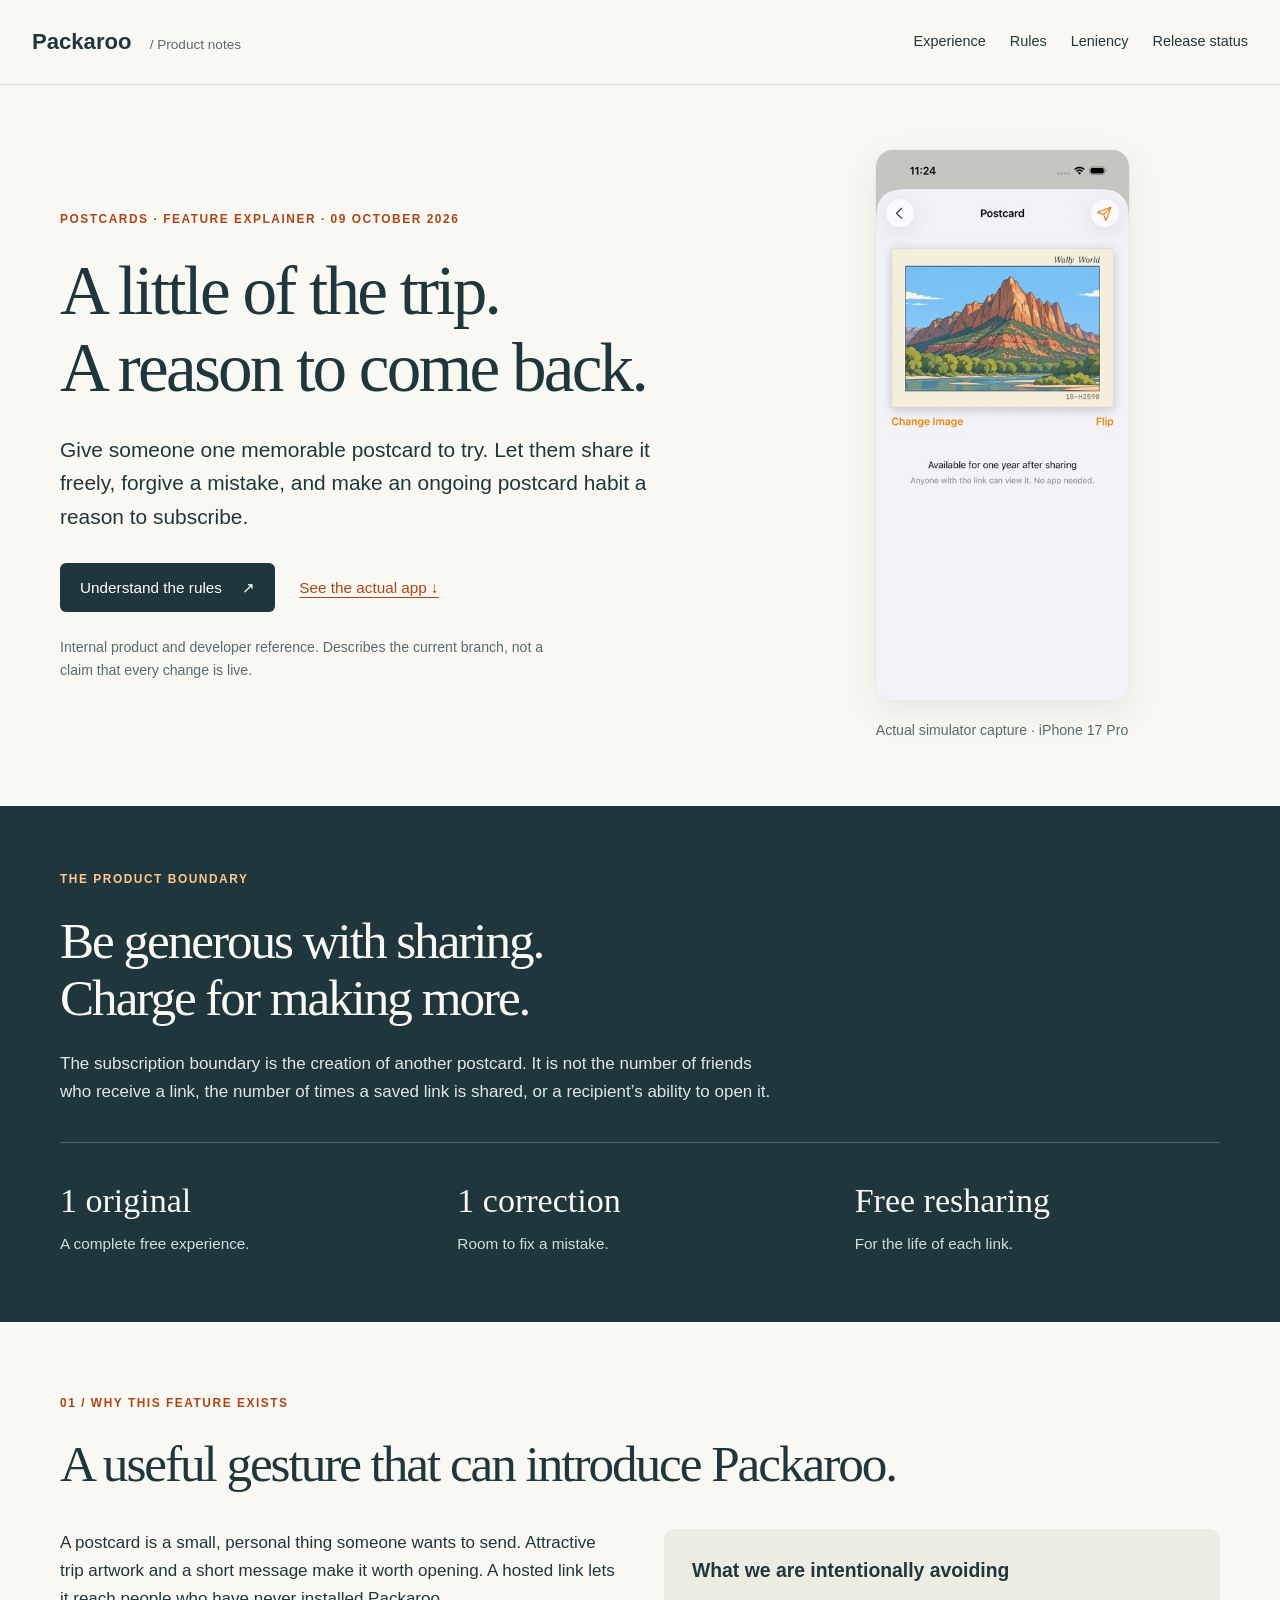
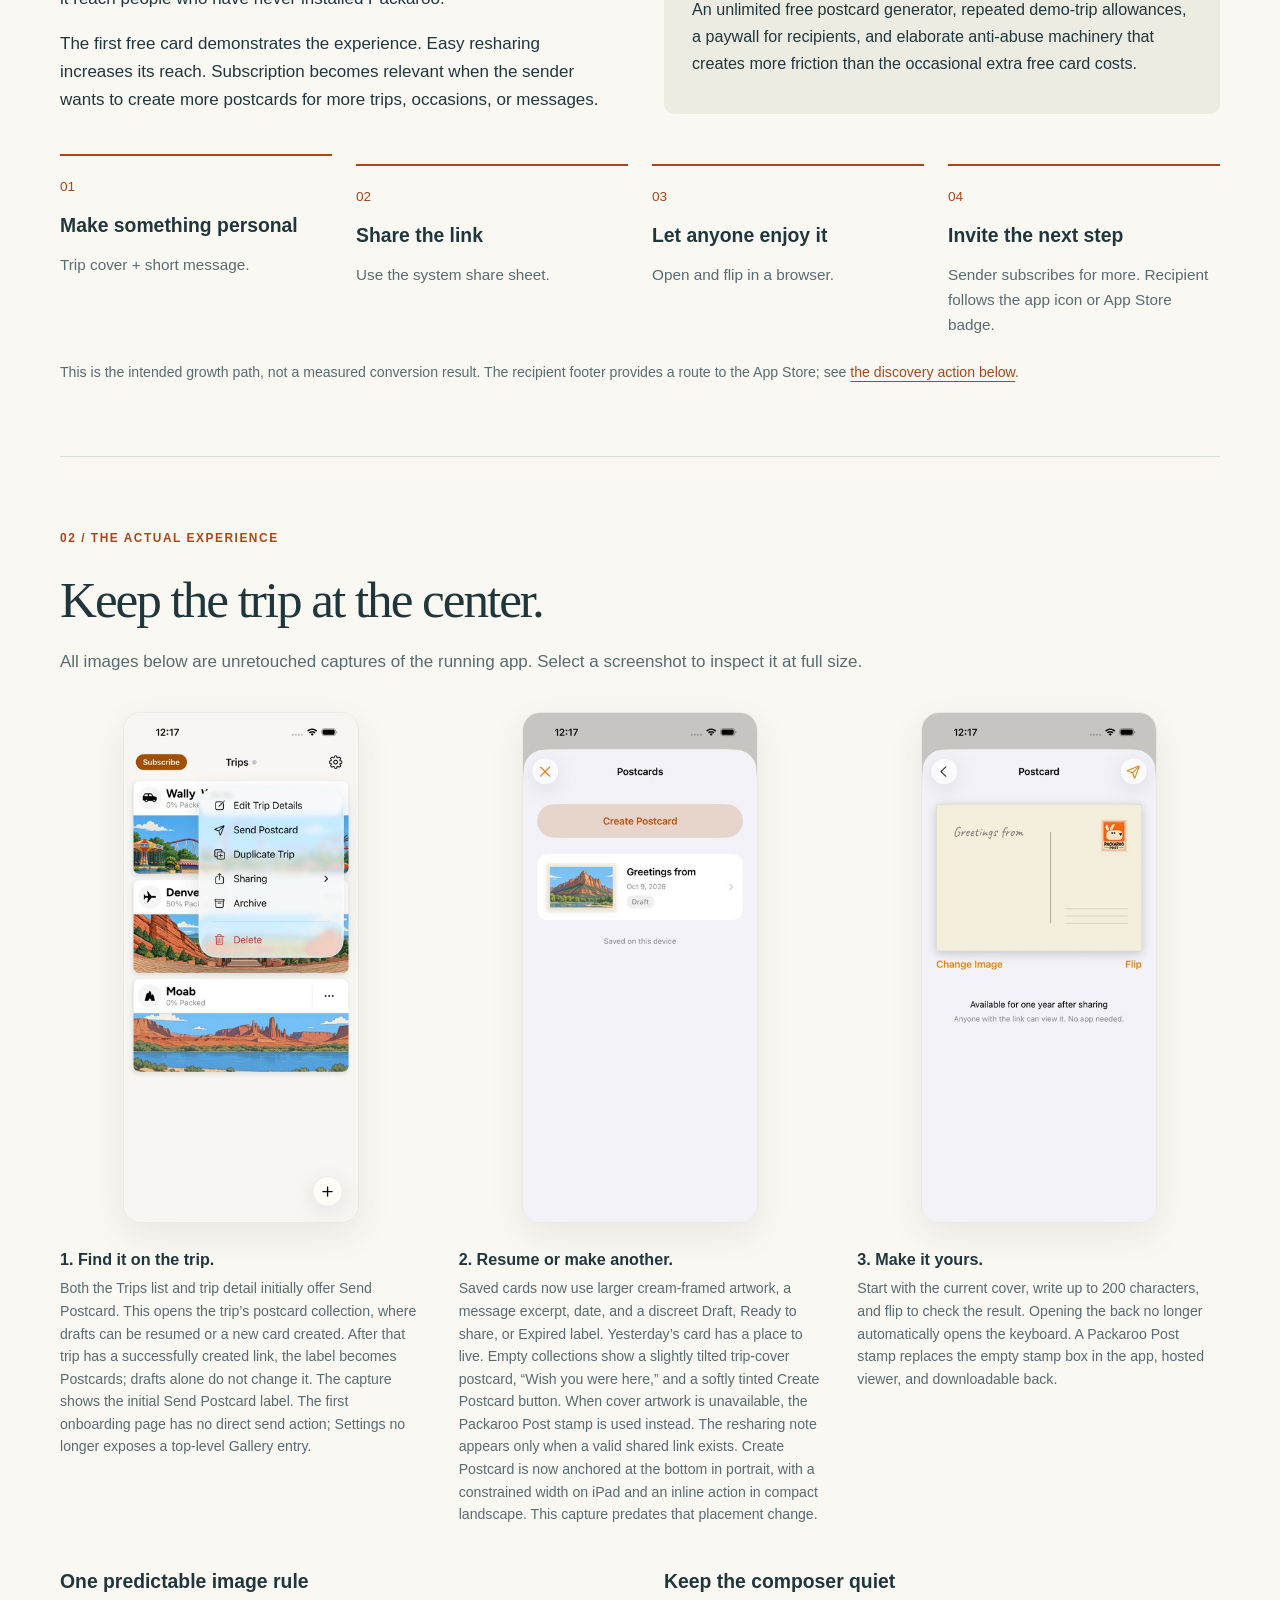
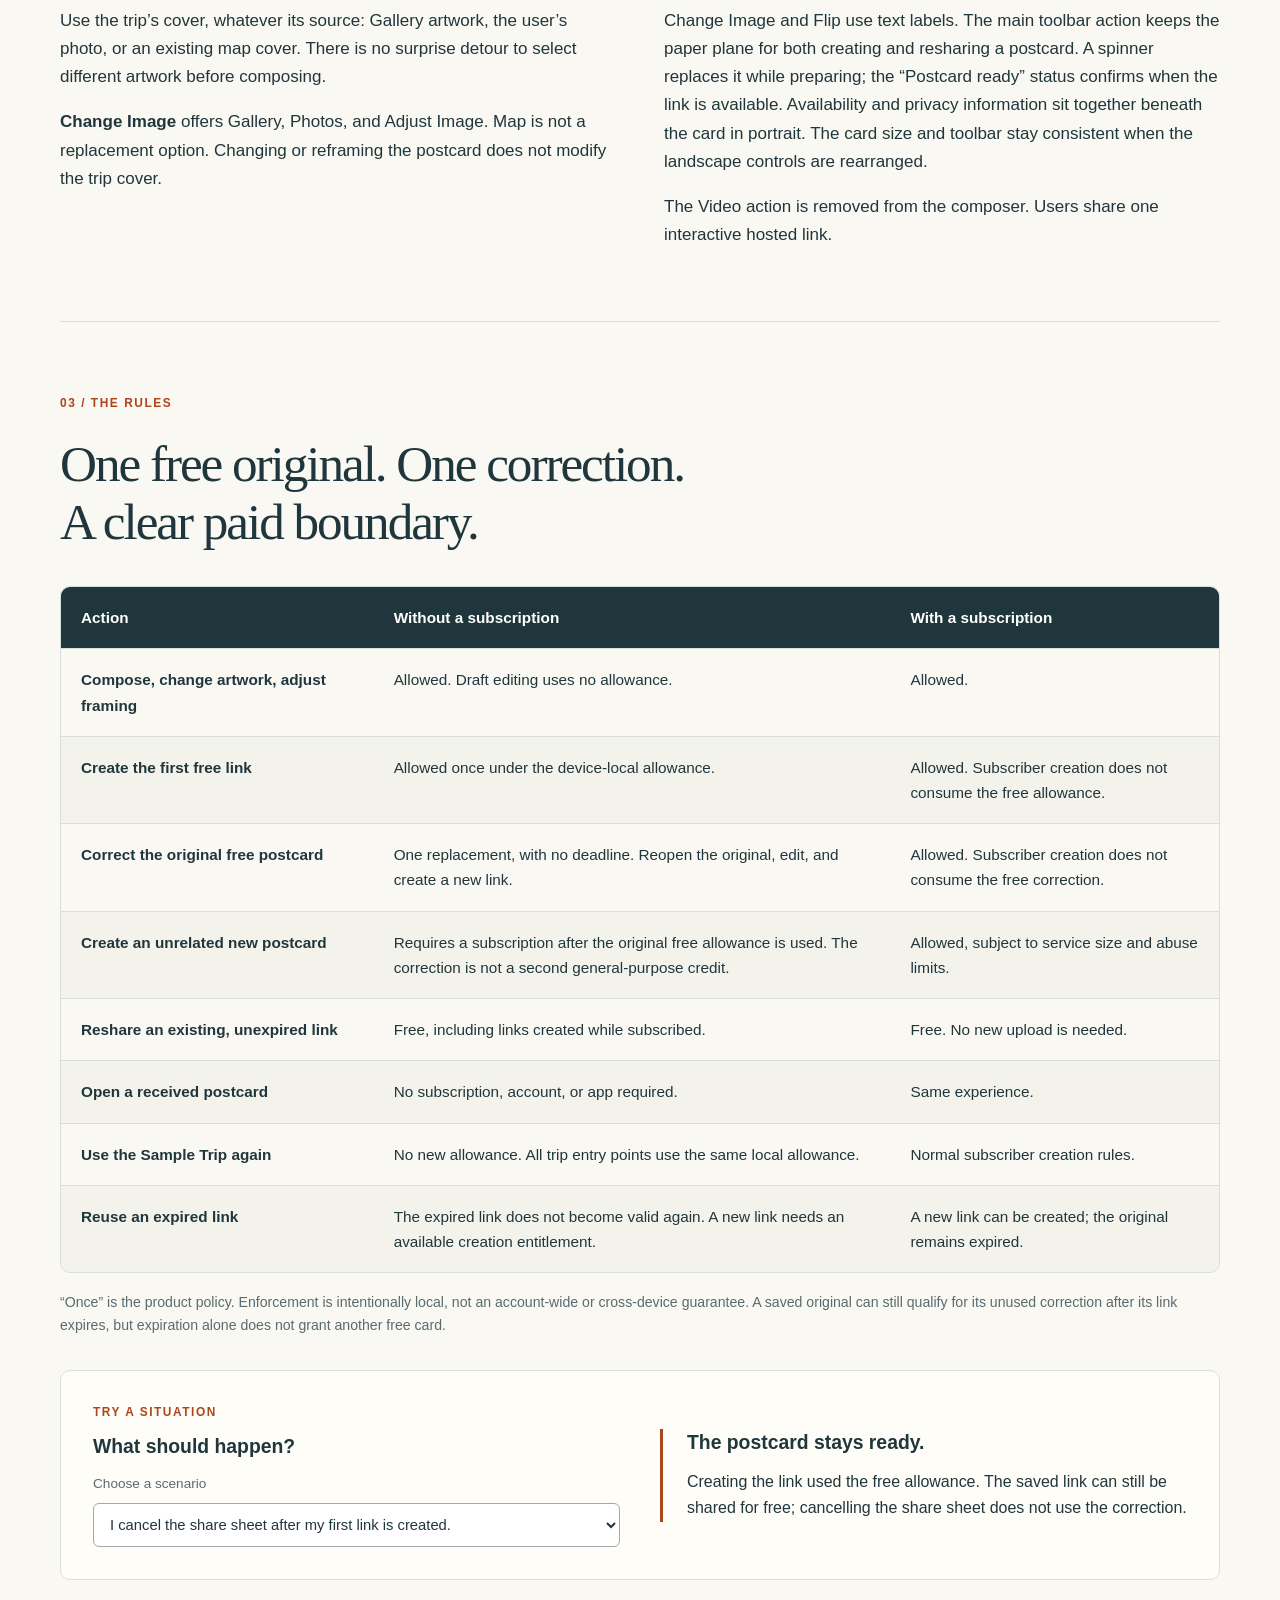
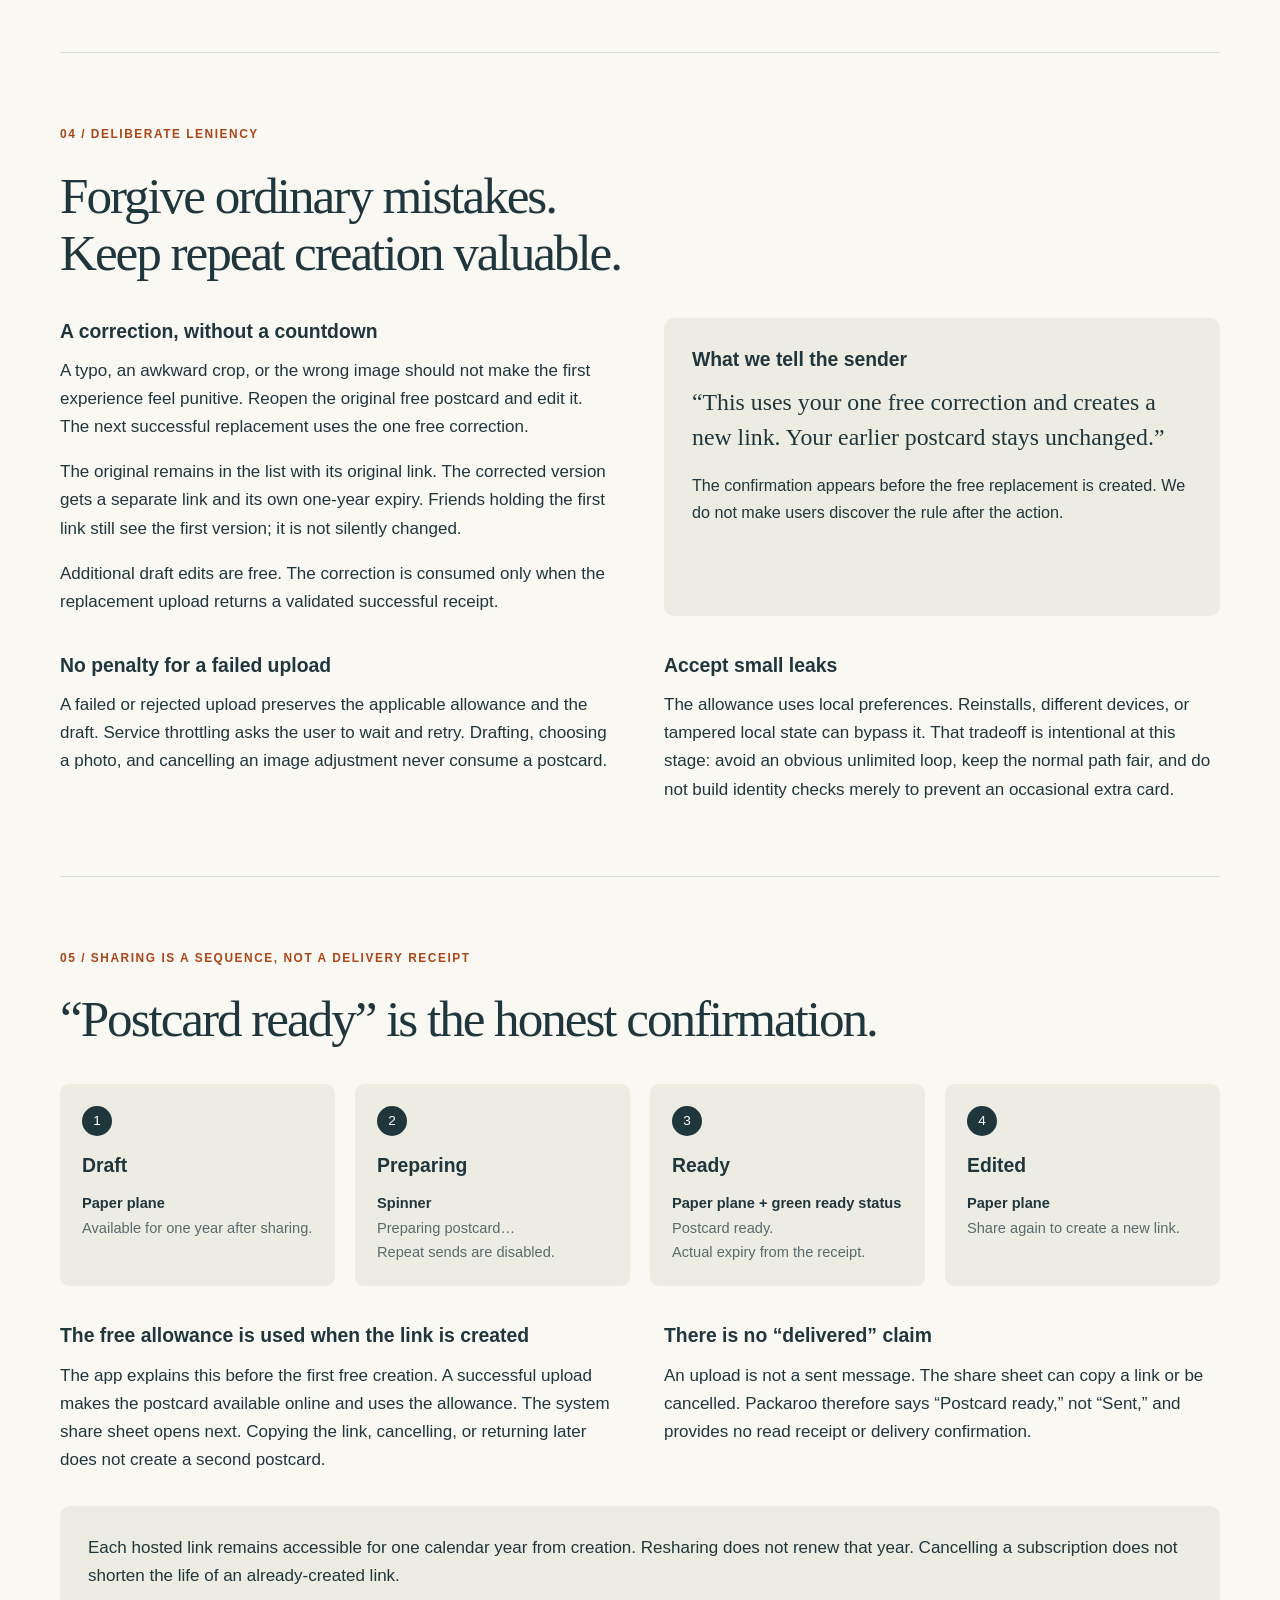
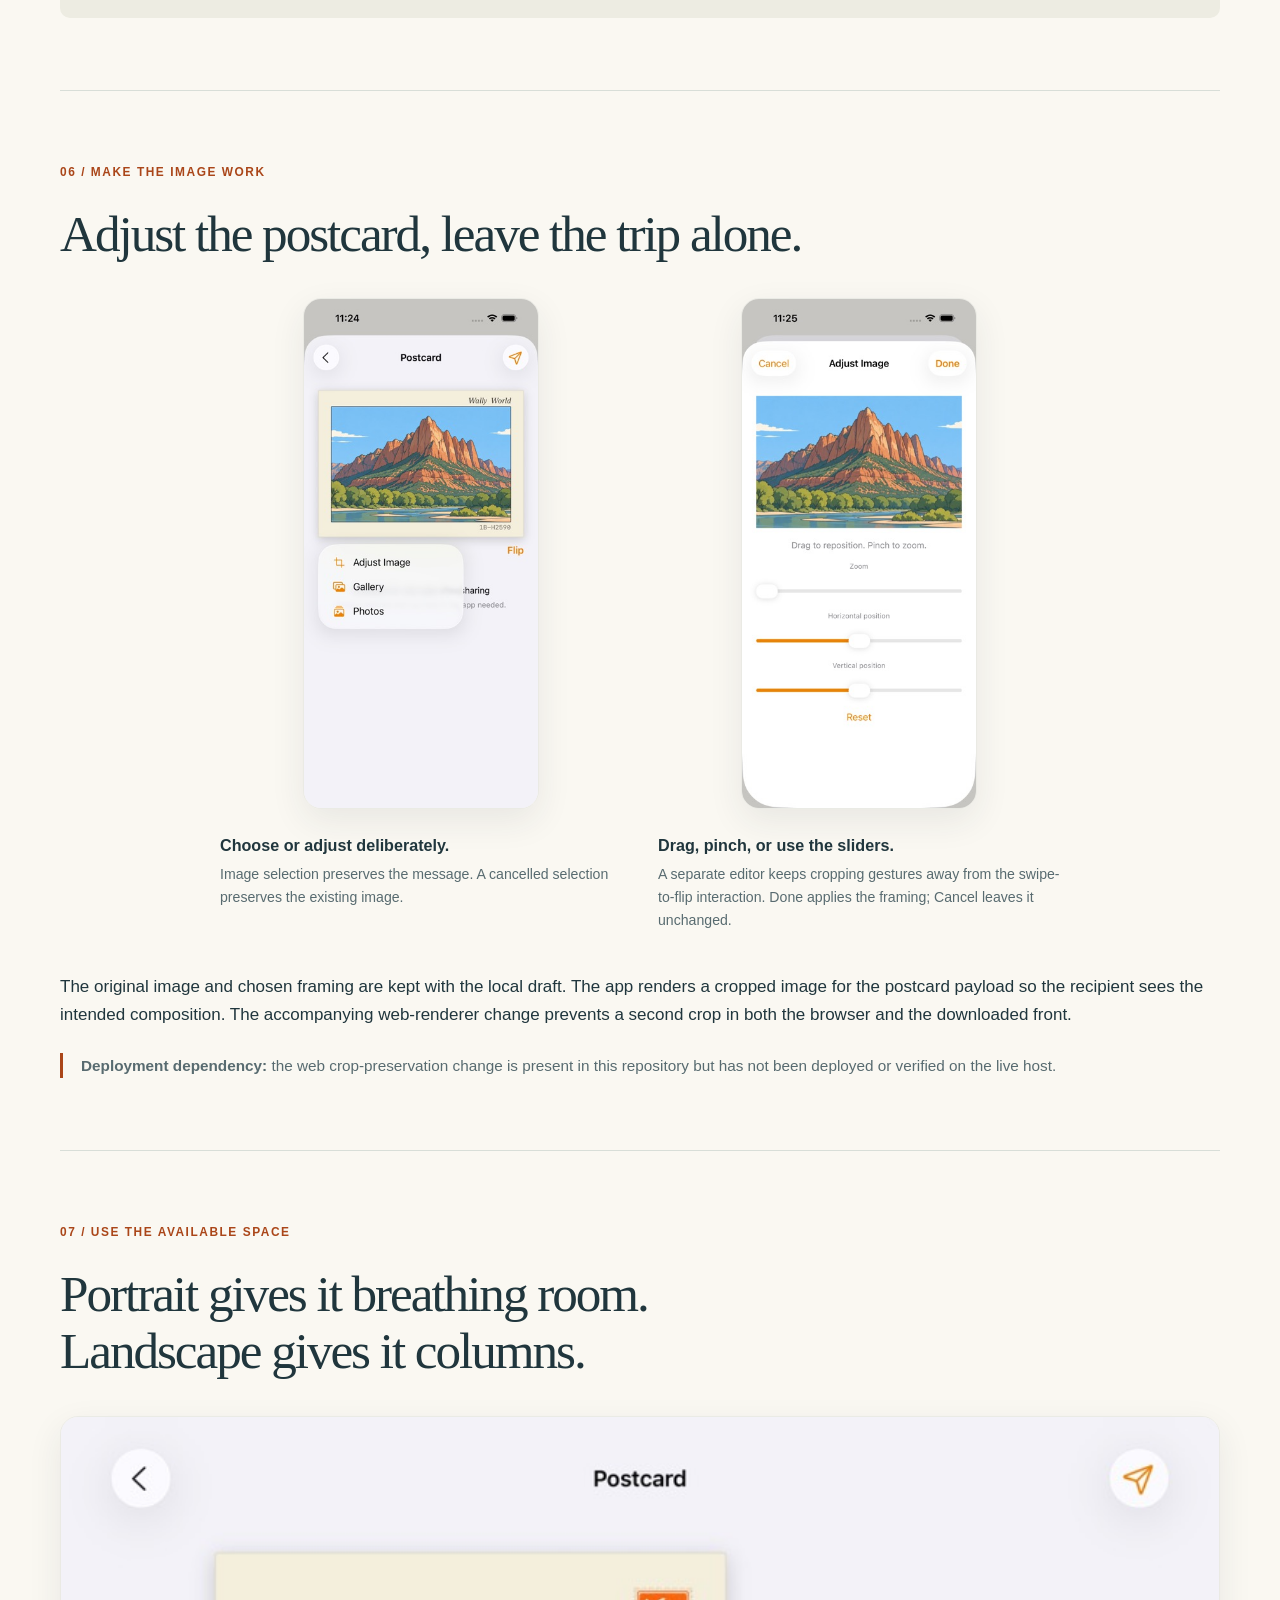
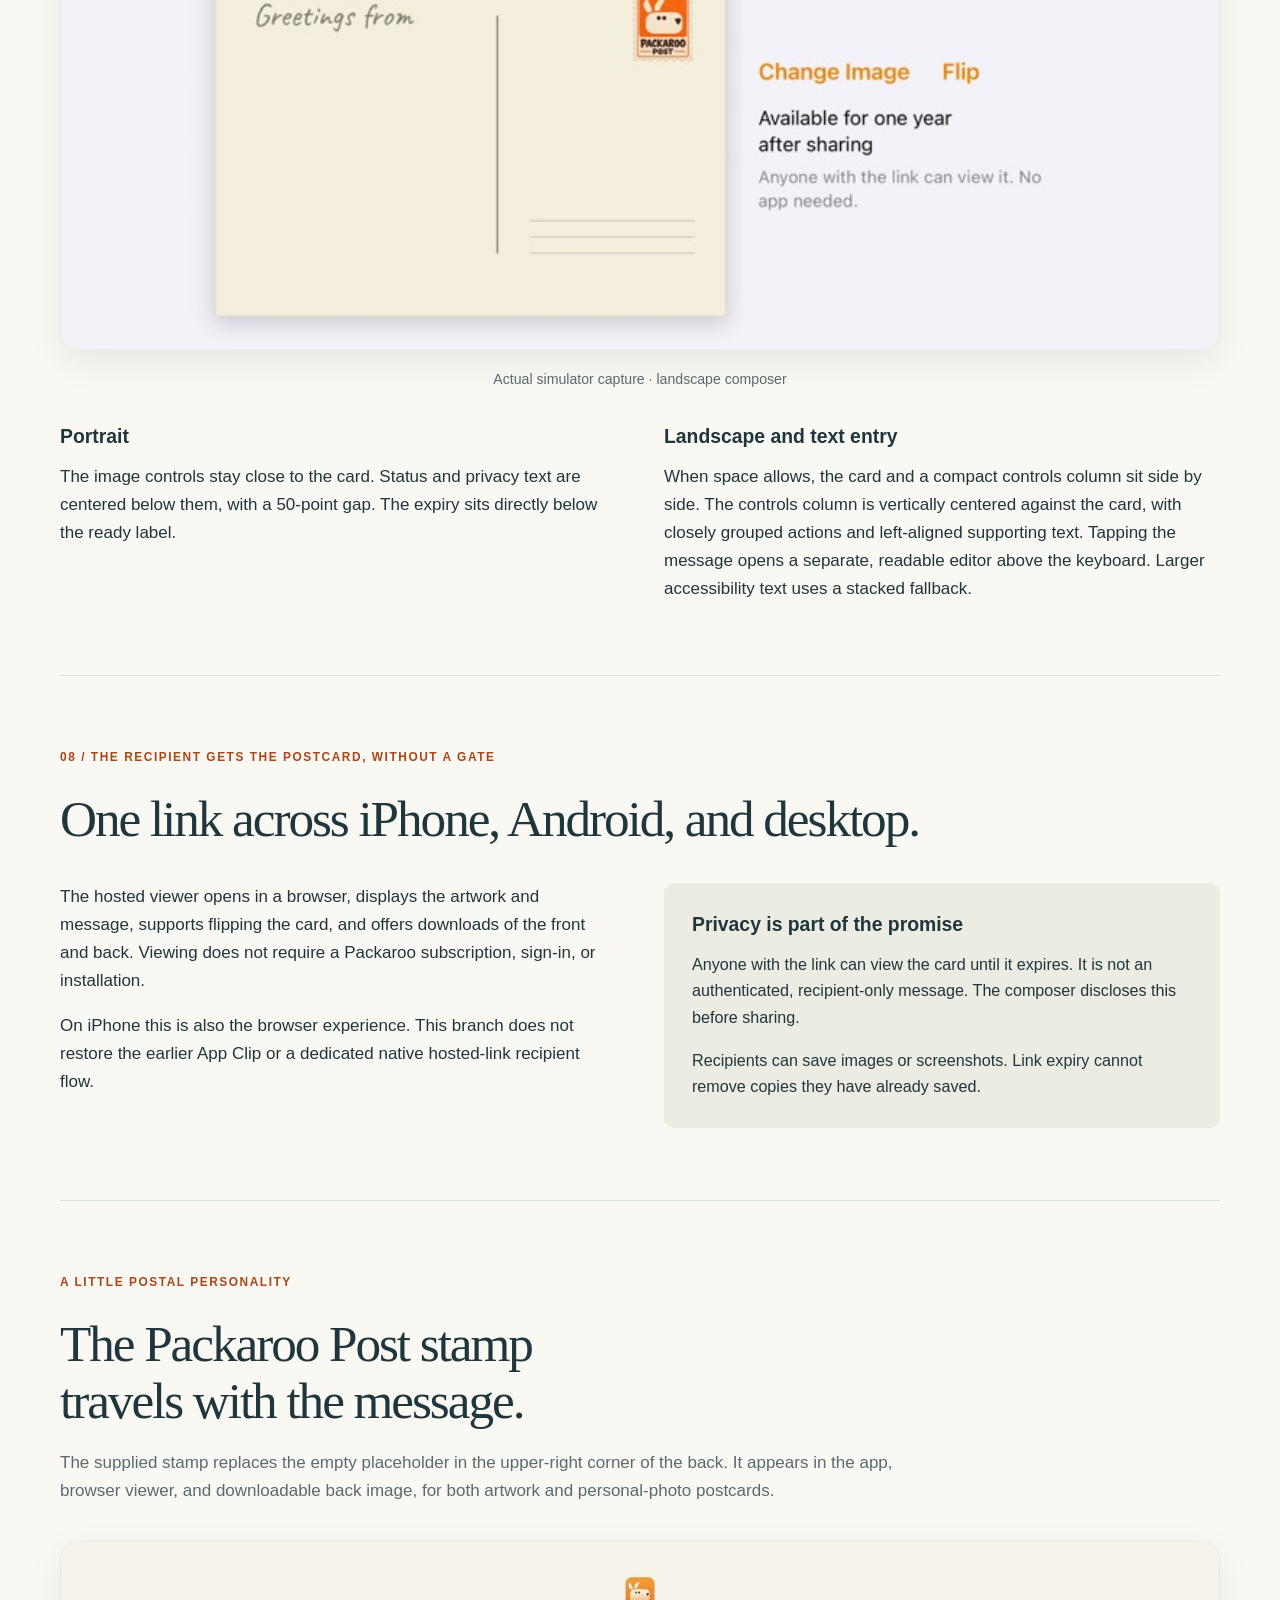
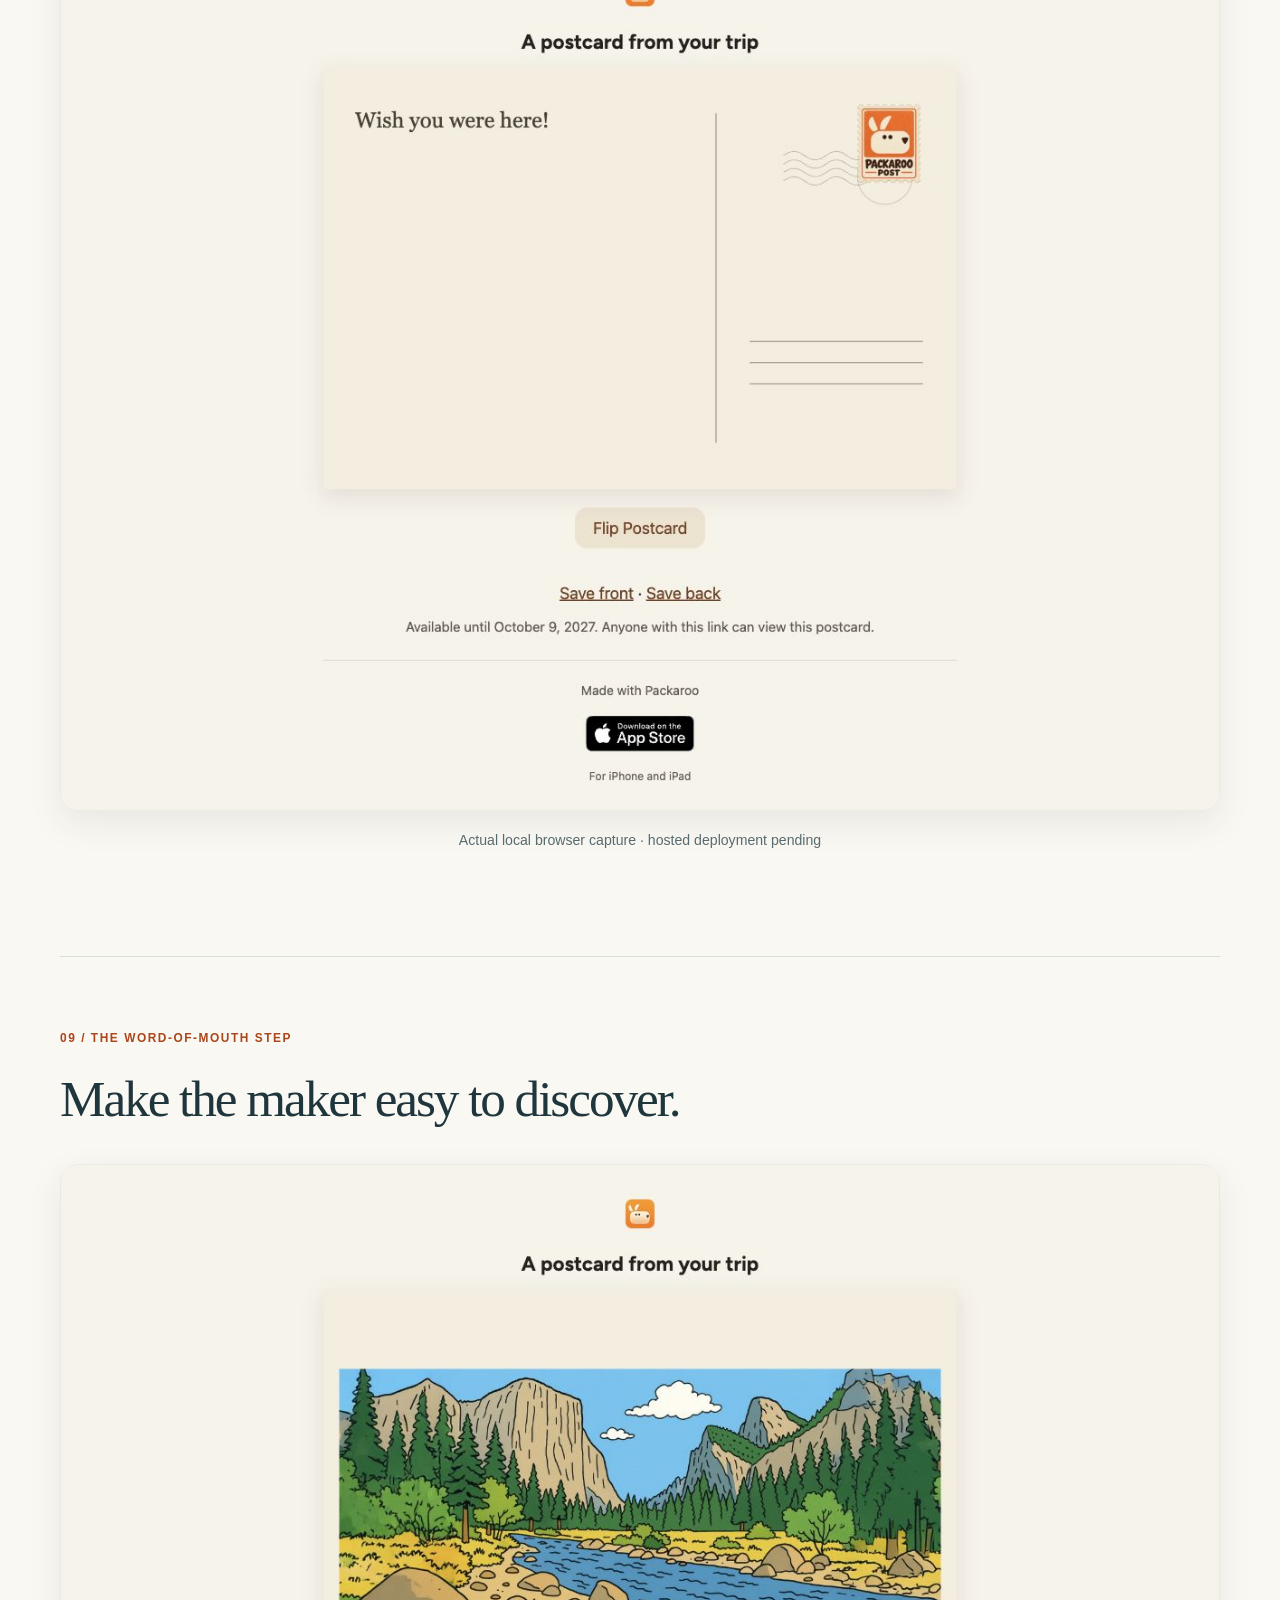
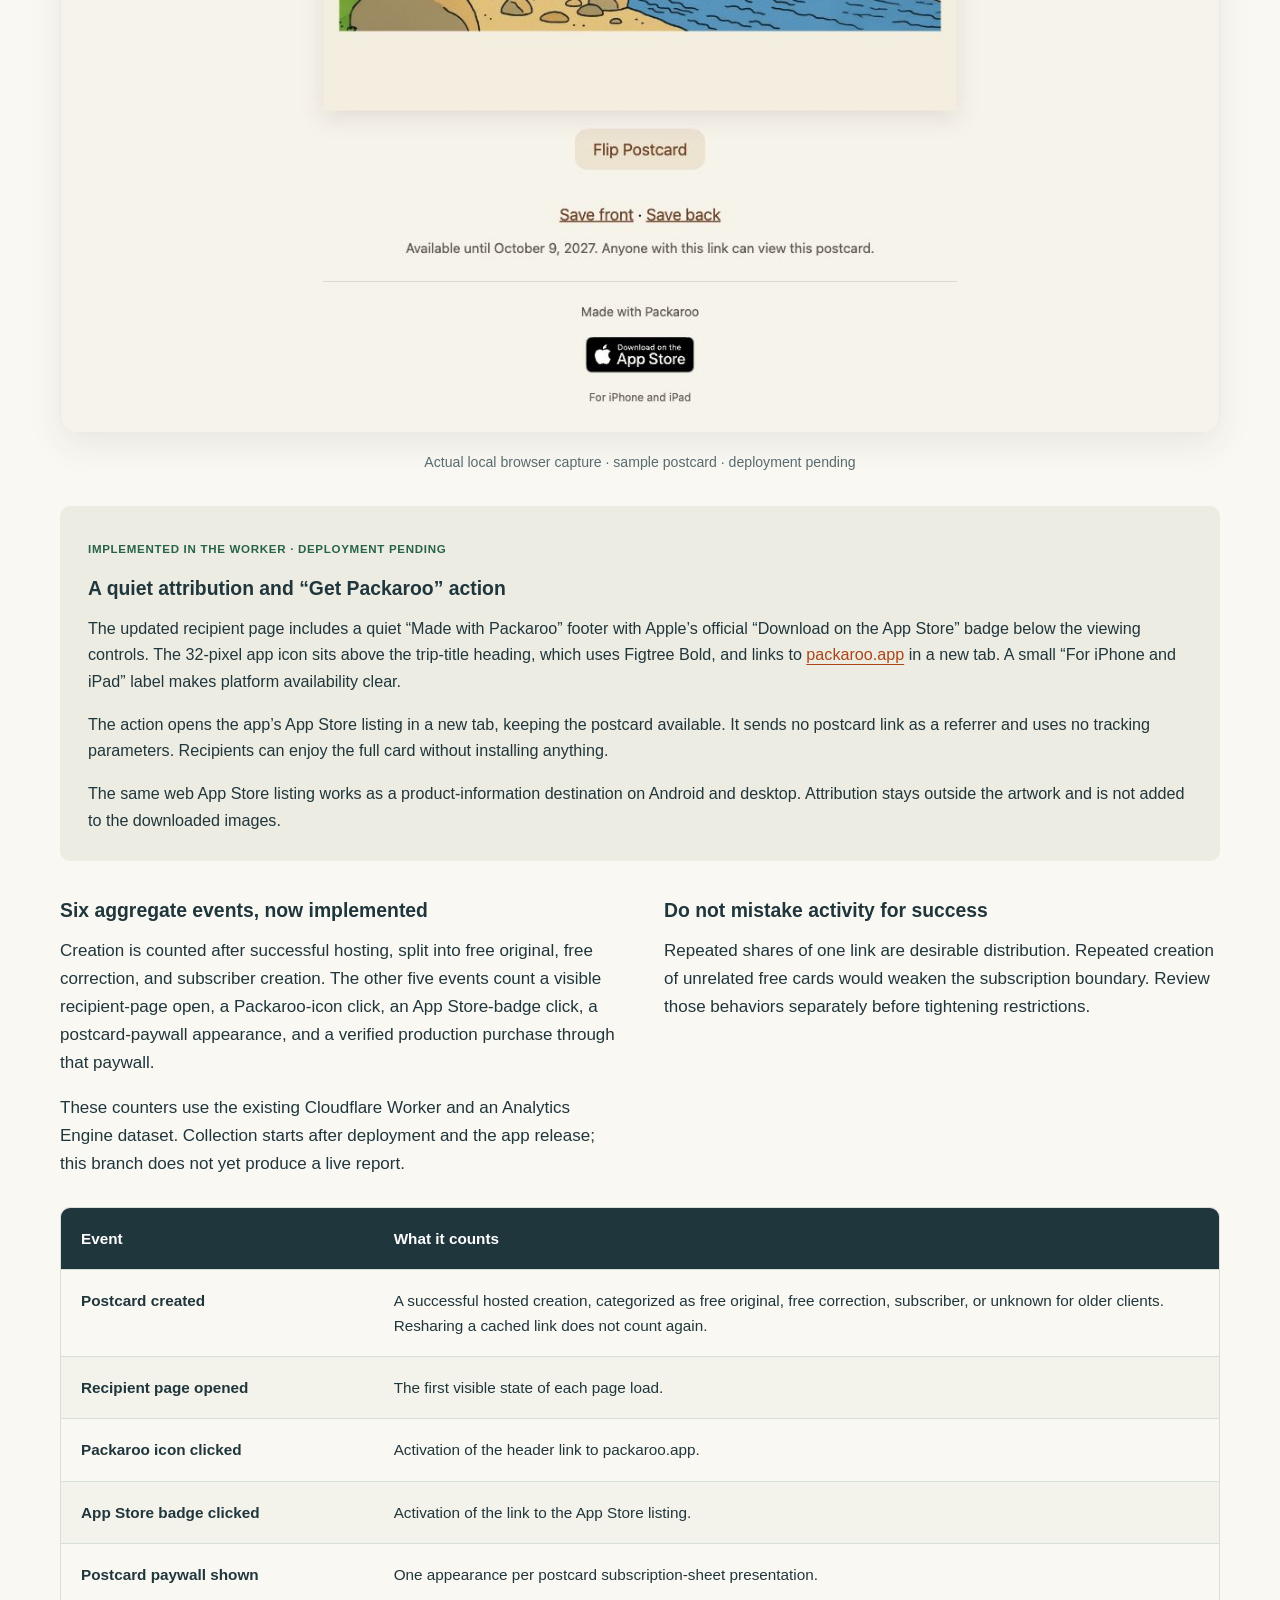
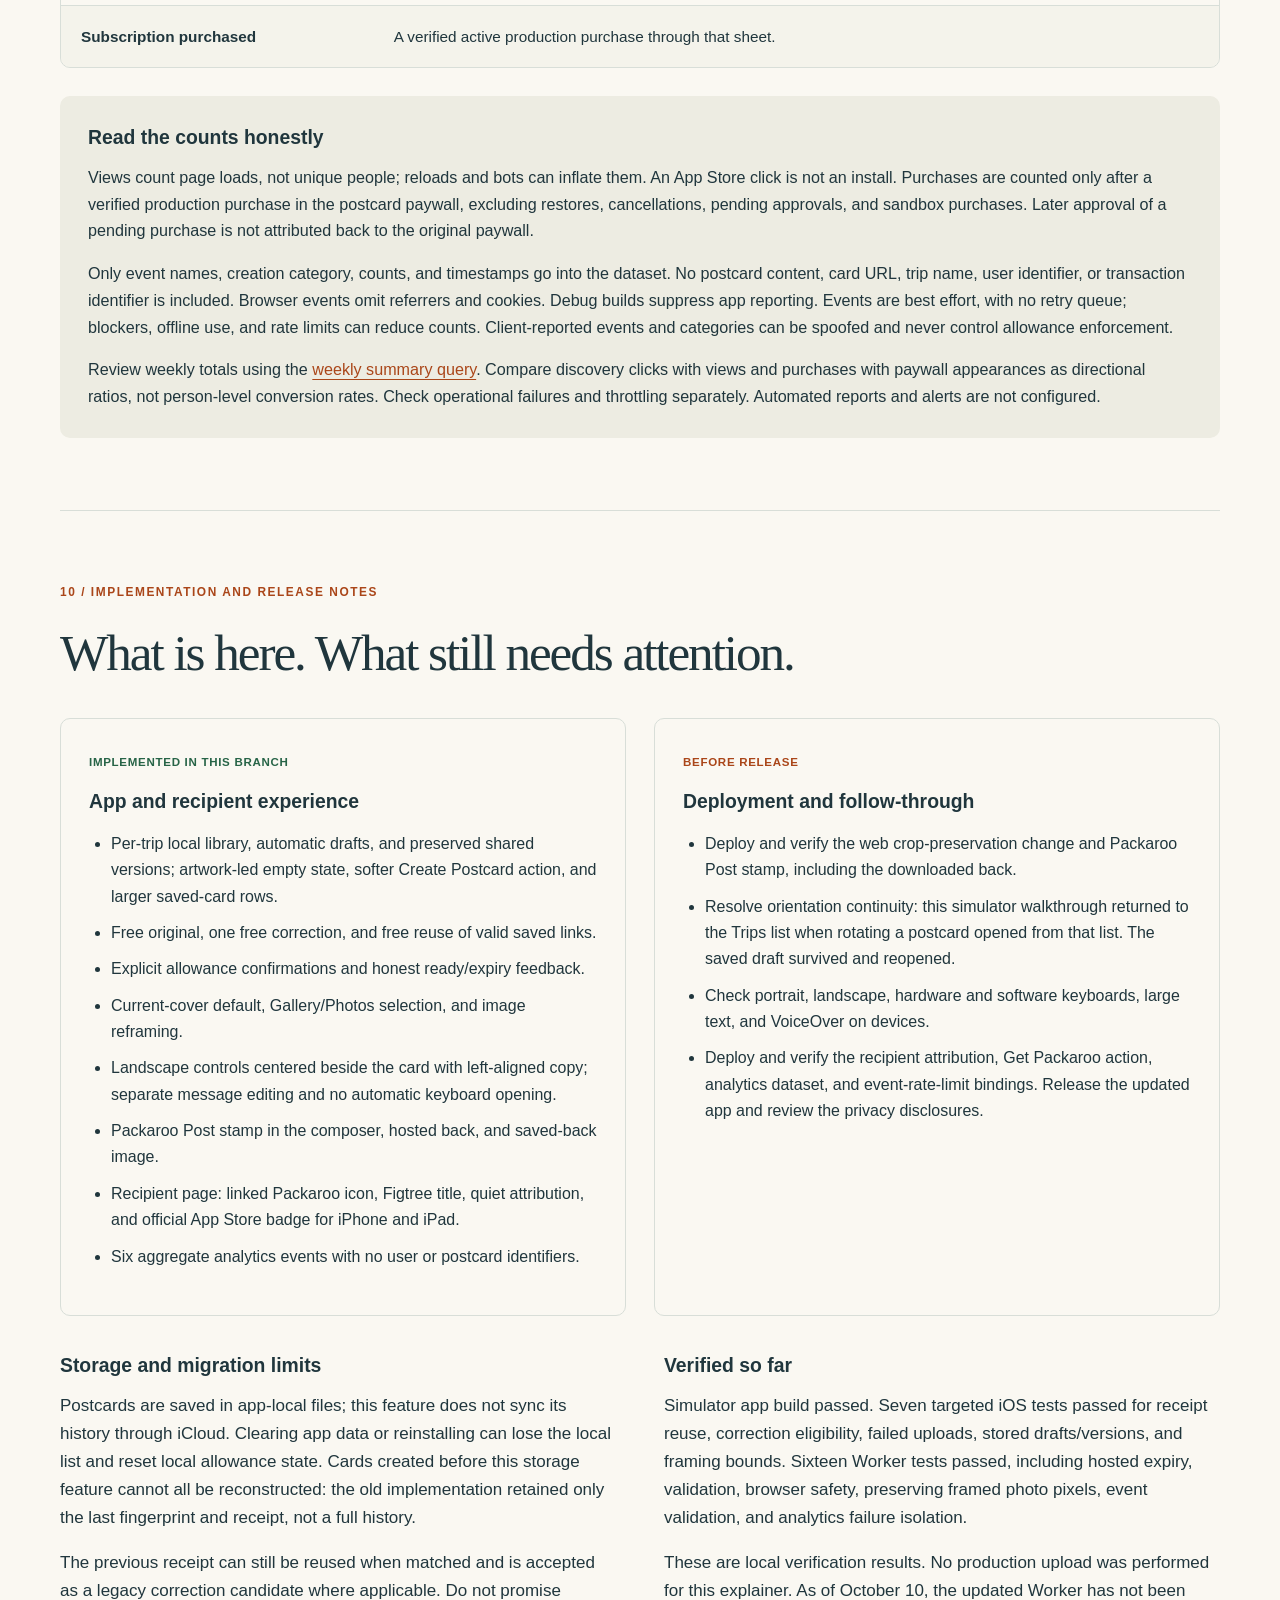
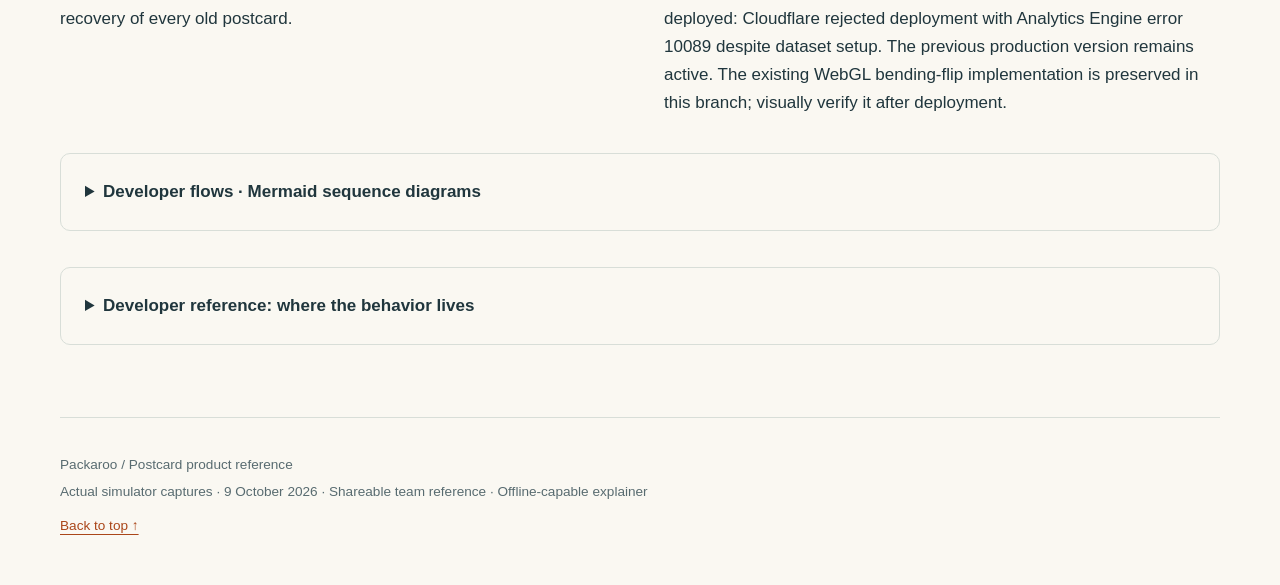
<file: postcards/feature-guide/index.html>
<!doctype html>
<html lang="en">
<head>
<meta name="robots" content="noindex, nofollow">
<meta charset="utf-8">
<meta name="viewport" content="width=device-width, initial-scale=1">
<meta name="description" content="Packaroo's postcard product strategy, user experience, free allowance, correction policy, and implementation status, with real simulator screenshots.">
<title>Postcards that travel further · Packaroo</title>
<link rel="stylesheet" href="styles.css">
<script src="explainer.js" defer></script>
</head>
<body>
<a class="skip" href="#main">Skip to content</a>
<header class="masthead"><a class="brand" href="#">Packaroo <span>/ Product notes</span></a><nav aria-label="Page navigation"><a href="#experience">Experience</a><a href="#rules">Rules</a><a href="#leniency">Leniency</a><a href="#release">Release status</a></nav></header>
<main id="main">
<section class="hero wrap">
<div><p class="eyebrow">Postcards · Feature explainer · 09 October 2026</p><h1>A little of the trip.<br>A reason to come back.</h1><p class="lead">Give someone one memorable postcard to try. Let them share it freely, forgive a mistake, and make an ongoing postcard habit a reason to subscribe.</p><div class="hero-links"><a class="primary" href="#rules">Understand the rules <span aria-hidden="true">↗</span></a><a href="#experience">See the actual app ↓</a></div><p class="scope">Internal product and developer reference. Describes the current branch, not a claim that every change is live.</p></div>
<figure class="hero-shot"><button class="shot" data-image="assets/front.jpg" data-caption="The current postcard composer, captured in the iPhone simulator. The postcard starts from the trip cover; image changes affect only the postcard." aria-label="Enlarge postcard composer screenshot"><img src="assets/front.jpg" alt="Packaroo postcard front with Zion artwork, Change Image and Flip controls, and centered availability and privacy text." width="368" height="800"></button><figcaption>Actual simulator capture · iPhone 17 Pro</figcaption></figure>
</section>
<section class="thesis"><div class="wrap"><p class="eyebrow">The product boundary</p><h2>Be generous with sharing.<br>Charge for making more.</h2><p>The subscription boundary is the creation of another postcard. It is not the number of friends who receive a link, the number of times a saved link is shared, or a recipient’s ability to open it.</p><div class="principles"><div><strong>1 original</strong><span>A complete free experience.</span></div><div><strong>1 correction</strong><span>Room to fix a mistake.</span></div><div><strong>Free resharing</strong><span>For the life of each link.</span></div></div></div></section>
<section class="wrap section" id="strategy"><div class="section-head"><p class="eyebrow">01 / Why this feature exists</p><h2>A useful gesture that can introduce Packaroo.</h2></div><div class="two-col"><div><p>A postcard is a small, personal thing someone wants to send. Attractive trip artwork and a short message make it worth opening. A hosted link lets it reach people who have never installed Packaroo.</p><p>The first free card demonstrates the experience. Easy resharing increases its reach. Subscription becomes relevant when the sender wants to create more postcards for more trips, occasions, or messages.</p></div><aside class="note"><h3>What we are intentionally avoiding</h3><p>An unlimited free postcard generator, repeated demo-trip allowances, a paywall for recipients, and elaborate anti-abuse machinery that creates more friction than the occasional extra free card costs.</p></aside></div><ol class="journey"><li><span>01</span><h3>Make something personal</h3><p>Trip cover + short message.</p></li><li><span>02</span><h3>Share the link</h3><p>Use the system share sheet.</p></li><li><span>03</span><h3>Let anyone enjoy it</h3><p>Open and flip in a browser.</p></li><li><span>04</span><h3>Invite the next step</h3><p>Sender subscribes for more. Recipient follows the app icon or App Store badge.</p></li></ol><p class="caption">This is the intended growth path, not a measured conversion result. The recipient footer provides a route to the App Store; see <a href="#discovery">the discovery action below</a>.</p></section>
<section class="wrap section" id="experience"><div class="section-head"><p class="eyebrow">02 / The actual experience</p><h2>Keep the trip at the center.</h2><p>All images below are unretouched captures of the running app. Select a screenshot to inspect it at full size.</p></div><div class="screens three">
<figure><button class="shot" data-image="assets/entry.jpg" data-caption="Send Postcard is the initial action in both trip menus. It becomes Postcards after this trip has a successfully created link." aria-label="Enlarge trip menu screenshot"><img loading="lazy" src="assets/entry.jpg" width="368" height="800" alt="Trip More menu with Send Postcard below Edit Trip Details."></button><figcaption><b>1. Find it on the trip.</b> Both the Trips list and trip detail initially offer Send Postcard. This opens the trip’s postcard collection, where drafts can be resumed or a new card created. After that trip has a successfully created link, the label becomes Postcards; drafts alone do not change it. The capture shows the initial Send Postcard label. The first onboarding page has no direct send action; Settings no longer exposes a top-level Gallery entry.</figcaption></figure>
<figure><button class="shot" data-image="assets/library.jpg" data-caption="The per-trip list stores drafts and shared versions on this device. Create Postcard starts a separate card." aria-label="Enlarge saved postcards screenshot"><img loading="lazy" src="assets/library.jpg" width="368" height="800" alt="Postcards collection with a softly tinted Create Postcard button, framed artwork, and a saved draft."></button><figcaption><b>2. Resume or make another.</b> Saved cards now use larger cream-framed artwork, a message excerpt, date, and a discreet Draft, Ready to share, or Expired label. Yesterday’s card has a place to live. Empty collections show a slightly tilted trip-cover postcard, “Wish you were here,” and a softly tinted Create Postcard button. When cover artwork is unavailable, the Packaroo Post stamp is used instead. The resharing note appears only when a valid shared link exists. Create Postcard is now anchored at the bottom in portrait, with a constrained width on iPad and an inline action in compact landscape. This capture predates that placement change.</figcaption></figure>
<figure><button class="shot" data-image="assets/compose.jpg" data-caption="The message side of the postcard. Text and artwork are saved as a draft; the paper plane creates a link." aria-label="Enlarge message composer screenshot"><img loading="lazy" src="assets/compose.jpg" width="368" height="800" alt="Postcard message side with a handwritten message and text-only Change Image and Flip controls."></button><figcaption><b>3. Make it yours.</b> Start with the current cover, write up to 200 characters, and flip to check the result. Opening the back no longer automatically opens the keyboard. A Packaroo Post stamp replaces the empty stamp box in the app, hosted viewer, and downloadable back.</figcaption></figure>
</div><div class="two-col feature-copy"><div><h3>One predictable image rule</h3><p>Use the trip’s cover, whatever its source: Gallery artwork, the user’s photo, or an existing map cover. There is no surprise detour to select different artwork before composing.</p><p><b>Change Image</b> offers Gallery, Photos, and Adjust Image. Map is not a replacement option. Changing or reframing the postcard does not modify the trip cover.</p></div><div><h3>Keep the composer quiet</h3><p>Change Image and Flip use text labels. The main toolbar action keeps the paper plane for both creating and resharing a postcard. A spinner replaces it while preparing; the “Postcard ready” status confirms when the link is available. Availability and privacy information sit together beneath the card in portrait. The card size and toolbar stay consistent when the landscape controls are rearranged.</p><p>The Video action is removed from the composer. Users share one interactive hosted link.</p></div></div></section>
<section class="wrap section" id="rules"><div class="section-head"><p class="eyebrow">03 / The rules</p><h2>One free original. One correction. A clear paid boundary.</h2></div><div class="table-scroll" tabindex="0" role="region" aria-label="Postcard allowance rules"><table><thead><tr><th scope="col">Action</th><th scope="col">Without a subscription</th><th scope="col">With a subscription</th></tr></thead><tbody>
<tr><th scope="row">Compose, change artwork, adjust framing</th><td>Allowed. Draft editing uses no allowance.</td><td>Allowed.</td></tr>
<tr><th scope="row">Create the first free link</th><td>Allowed once under the device-local allowance.</td><td>Allowed. Subscriber creation does not consume the free allowance.</td></tr>
<tr><th scope="row">Correct the original free postcard</th><td>One replacement, with no deadline. Reopen the original, edit, and create a new link.</td><td>Allowed. Subscriber creation does not consume the free correction.</td></tr>
<tr><th scope="row">Create an unrelated new postcard</th><td>Requires a subscription after the original free allowance is used. The correction is not a second general-purpose credit.</td><td>Allowed, subject to service size and abuse limits.</td></tr>
<tr><th scope="row">Reshare an existing, unexpired link</th><td>Free, including links created while subscribed.</td><td>Free. No new upload is needed.</td></tr>
<tr><th scope="row">Open a received postcard</th><td>No subscription, account, or app required.</td><td>Same experience.</td></tr>
<tr><th scope="row">Use the Sample Trip again</th><td>No new allowance. All trip entry points use the same local allowance.</td><td>Normal subscriber creation rules.</td></tr>
<tr><th scope="row">Reuse an expired link</th><td>The expired link does not become valid again. A new link needs an available creation entitlement.</td><td>A new link can be created; the original remains expired.</td></tr>
</tbody></table></div><p class="caption">“Once” is the product policy. Enforcement is intentionally local, not an account-wide or cross-device guarantee. A saved original can still qualify for its unused correction after its link expires, but expiration alone does not grant another free card.</p>
<div class="rule-explorer"><div><p class="eyebrow">Try a situation</p><h3>What should happen?</h3><label for="scenario">Choose a scenario</label><select id="scenario"><option value="cancel">I cancel the share sheet after my first link is created.</option><option value="typo">I notice a typo in my free postcard tomorrow.</option><option value="again">I want to send yesterday’s link to another friend.</option><option value="third">I already used my free correction and want another version.</option><option value="expired-sub">My subscription ended; I want to reshare a saved card.</option><option value="failure">The upload fails before a valid receipt comes back.</option><option value="sample">I recreate the Sample Trip to get another free card.</option></select></div><div id="scenario-result" aria-live="polite"><h3>The postcard stays ready.</h3><p>Creating the link used the free allowance. The saved link can still be shared for free; cancelling the share sheet does not use the correction.</p></div></div></section>
<section class="wrap section" id="leniency"><div class="section-head"><p class="eyebrow">04 / Deliberate leniency</p><h2>Forgive ordinary mistakes. Keep repeat creation valuable.</h2></div><div class="two-col"><div><h3>A correction, without a countdown</h3><p>A typo, an awkward crop, or the wrong image should not make the first experience feel punitive. Reopen the original free postcard and edit it. The next successful replacement uses the one free correction.</p><p>The original remains in the list with its original link. The corrected version gets a separate link and its own one-year expiry. Friends holding the first link still see the first version; it is not silently changed.</p><p>Additional draft edits are free. The correction is consumed only when the replacement upload returns a validated successful receipt.</p></div><aside class="note"><h3>What we tell the sender</h3><blockquote>“This uses your one free correction and creates a new link. Your earlier postcard stays unchanged.”</blockquote><p>The confirmation appears before the free replacement is created. We do not make users discover the rule after the action.</p></aside></div><div class="two-col feature-copy"><div><h3>No penalty for a failed upload</h3><p>A failed or rejected upload preserves the applicable allowance and the draft. Service throttling asks the user to wait and retry. Drafting, choosing a photo, and cancelling an image adjustment never consume a postcard.</p></div><div><h3>Accept small leaks</h3><p>The allowance uses local preferences. Reinstalls, different devices, or tampered local state can bypass it. That tradeoff is intentional at this stage: avoid an obvious unlimited loop, keep the normal path fair, and do not build identity checks merely to prevent an occasional extra card.</p></div></div></section>
<section class="wrap section" id="sharing"><div class="section-head"><p class="eyebrow">05 / Sharing is a sequence, not a delivery receipt</p><h2>“Postcard ready” is the honest confirmation.</h2></div><div class="states"><article><span class="state-number">1</span><h3>Draft</h3><p><b>Paper plane</b><br>Available for one year after sharing.</p></article><article><span class="state-number">2</span><h3>Preparing</h3><p><b>Spinner</b><br>Preparing postcard…<br>Repeat sends are disabled.</p></article><article><span class="state-number">3</span><h3>Ready</h3><p><b>Paper plane + green ready status</b><br>Postcard ready.<br>Actual expiry from the receipt.</p></article><article><span class="state-number">4</span><h3>Edited</h3><p><b>Paper plane</b><br>Share again to create a new link.</p></article></div><div class="two-col feature-copy"><div><h3>The free allowance is used when the link is created</h3><p>The app explains this before the first free creation. A successful upload makes the postcard available online and uses the allowance. The system share sheet opens next. Copying the link, cancelling, or returning later does not create a second postcard.</p></div><div><h3>There is no “delivered” claim</h3><p>An upload is not a sent message. The share sheet can copy a link or be cancelled. Packaroo therefore says “Postcard ready,” not “Sent,” and provides no read receipt or delivery confirmation.</p></div></div><p class="note">Each hosted link remains accessible for one calendar year from creation. Resharing does not renew that year. Cancelling a subscription does not shorten the life of an already-created link.</p></section>
<section class="wrap section" id="images"><div class="section-head"><p class="eyebrow">06 / Make the image work</p><h2>Adjust the postcard, leave the trip alone.</h2></div><div class="screens two"><figure><button class="shot" data-image="assets/menu.jpg" data-caption="Change Image offers Adjust Image, Gallery, and Photos. Existing map covers are usable, but Map is not a replacement option." aria-label="Enlarge image menu"><img loading="lazy" src="assets/menu.jpg" width="368" height="800" alt="Change Image menu showing Adjust Image, Gallery, and Photos."></button><figcaption><b>Choose or adjust deliberately.</b> Image selection preserves the message. A cancelled selection preserves the existing image.</figcaption></figure><figure><button class="shot" data-image="assets/adjust.jpg" data-caption="The dedicated framing editor uses the postcard image's aspect ratio. It supports drag, pinch, sliders, Reset, Cancel, and Done." aria-label="Enlarge image adjustment screenshot"><img loading="lazy" src="assets/adjust.jpg" width="368" height="800" alt="Adjust Image editor with artwork preview and zoom, horizontal, and vertical position controls."></button><figcaption><b>Drag, pinch, or use the sliders.</b> A separate editor keeps cropping gestures away from the swipe-to-flip interaction. Done applies the framing; Cancel leaves it unchanged.</figcaption></figure></div><p>The original image and chosen framing are kept with the local draft. The app renders a cropped image for the postcard payload so the recipient sees the intended composition. The accompanying web-renderer change prevents a second crop in both the browser and the downloaded front.</p><p class="status-note"><strong>Deployment dependency:</strong> the web crop-preservation change is present in this repository but has not been deployed or verified on the live host.</p></section>
<section class="wrap section" id="landscape"><div class="section-head"><p class="eyebrow">07 / Use the available space</p><h2>Portrait gives it breathing room. Landscape gives it columns.</h2></div><figure class="wide-shot"><button class="shot" data-image="assets/landscape-refined.jpg" data-caption="Current landscape layout: controls vertically centered beside the postcard, closely grouped actions, and left-aligned information. This is the real app, not a drawn mockup." aria-label="Enlarge landscape screenshot"><img loading="lazy" src="assets/landscape-refined.jpg" width="800" height="368" alt="Landscape postcard with the illustration on the left and Change Image, Flip, and availability text to the right."></button><figcaption>Actual simulator capture · landscape composer</figcaption></figure><div class="two-col"><div><h3>Portrait</h3><p>The image controls stay close to the card. Status and privacy text are centered below them, with a 50-point gap. The expiry sits directly below the ready label.</p></div><div><h3>Landscape and text entry</h3><p>When space allows, the card and a compact controls column sit side by side. The controls column is vertically centered against the card, with closely grouped actions and left-aligned supporting text. Tapping the message opens a separate, readable editor above the keyboard. Larger accessibility text uses a stacked fallback.</p></div></div></section>
<section class="wrap section" id="recipient"><div class="section-head"><p class="eyebrow">08 / The recipient gets the postcard, without a gate</p><h2>One link across iPhone, Android, and desktop.</h2></div><div class="two-col"><div><p>The hosted viewer opens in a browser, displays the artwork and message, supports flipping the card, and offers downloads of the front and back. Viewing does not require a Packaroo subscription, sign-in, or installation.</p><p>On iPhone this is also the browser experience. This branch does not restore the earlier App Clip or a dedicated native hosted-link recipient flow.</p></div><aside class="note"><h3>Privacy is part of the promise</h3><p>Anyone with the link can view the card until it expires. It is not an authenticated, recipient-only message. The composer discloses this before sharing.</p><p>Recipients can save images or screenshots. Link expiry cannot remove copies they have already saved.</p></aside></div></section>
<section class="wrap section" id="stamp"><div class="section-head"><p class="eyebrow">A little postal personality</p><h2>The Packaroo Post stamp travels with the message.</h2><p>The supplied stamp replaces the empty placeholder in the upper-right corner of the back. It appears in the app, browser viewer, and downloadable back image, for both artwork and personal-photo postcards.</p></div><figure class="wide-shot"><button class="shot" data-image="assets/recipient-stamp.jpg" data-caption="Actual local browser capture of the message side with the supplied Packaroo Post stamp. Hosted changes still require deployment." aria-label="Enlarge stamped postcard back"><img loading="lazy" src="assets/recipient-stamp.jpg" width="1280" height="959" alt="Message side of the hosted postcard with the Packaroo Post stamp above the address lines."></button><figcaption>Actual local browser capture · hosted deployment pending</figcaption></figure></section>
<section class="wrap section" id="discovery"><div class="section-head"><p class="eyebrow">09 / The word-of-mouth step</p><h2>Make the maker easy to discover.</h2></div><figure class="wide-shot"><button class="shot" data-image="assets/recipient-attribution.jpg" data-caption="Actual browser capture of the updated Worker rendered locally with sample artwork. The attribution is outside the postcard; deployment is pending." aria-label="Enlarge recipient attribution screenshot"><img loading="lazy" src="assets/recipient-attribution.jpg" width="1280" height="959" alt="Recipient postcard page with a quiet Made with Packaroo footer, linked app icon above the title, App Store badge in the footer, and For iPhone and iPad label."></button><figcaption>Actual local browser capture · sample postcard · deployment pending</figcaption></figure><div class="note"><span class="tag done">Implemented in the Worker · deployment pending</span><h3>A quiet attribution and “Get Packaroo” action</h3><p>The updated recipient page includes a quiet “Made with Packaroo” footer with Apple’s official “Download on the App Store” badge below the viewing controls. The 32-pixel app icon sits above the trip-title heading, which uses Figtree Bold, and links to <a href="https://packaroo.app" target="_blank" rel="noopener noreferrer">packaroo.app</a> in a new tab. A small “For iPhone and iPad” label makes platform availability clear.</p><p>The action opens the app’s App Store listing in a new tab, keeping the postcard available. It sends no postcard link as a referrer and uses no tracking parameters. Recipients can enjoy the full card without installing anything.</p><p>The same web App Store listing works as a product-information destination on Android and desktop. Attribution stays outside the artwork and is not added to the downloaded images.</p></div><div class="two-col feature-copy"><div><h3>Six aggregate events, now implemented</h3><p>Creation is counted after successful hosting, split into free original, free correction, and subscriber creation. The other five events count a visible recipient-page open, a Packaroo-icon click, an App Store-badge click, a postcard-paywall appearance, and a verified production purchase through that paywall.</p><p>These counters use the existing Cloudflare Worker and an Analytics Engine dataset. Collection starts after deployment and the app release; this branch does not yet produce a live report.</p></div><div><h3>Do not mistake activity for success</h3><p>Repeated shares of one link are desirable distribution. Repeated creation of unrelated free cards would weaken the subscription boundary. Review those behaviors separately before tightening restrictions.</p></div></div><div class="table-scroll" tabindex="0" role="region" aria-label="Implemented postcard analytics events" style="margin-top:28px"><table><thead><tr><th scope="col">Event</th><th scope="col">What it counts</th></tr></thead><tbody><tr><th scope="row">Postcard created</th><td>A successful hosted creation, categorized as free original, free correction, subscriber, or unknown for older clients. Resharing a cached link does not count again.</td></tr><tr><th scope="row">Recipient page opened</th><td>The first visible state of each page load.</td></tr><tr><th scope="row">Packaroo icon clicked</th><td>Activation of the header link to packaroo.app.</td></tr><tr><th scope="row">App Store badge clicked</th><td>Activation of the link to the App Store listing.</td></tr><tr><th scope="row">Postcard paywall shown</th><td>One appearance per postcard subscription-sheet presentation.</td></tr><tr><th scope="row">Subscription purchased</th><td>A verified active production purchase through that sheet.</td></tr></tbody></table></div><div class="note" style="margin-top:28px"><h3>Read the counts honestly</h3><p>Views count page loads, not unique people; reloads and bots can inflate them. An App Store click is not an install. Purchases are counted only after a verified production purchase in the postcard paywall, excluding restores, cancellations, pending approvals, and sandbox purchases. Later approval of a pending purchase is not attributed back to the original paywall.</p><p>Only event names, creation category, counts, and timestamps go into the dataset. No postcard content, card URL, trip name, user identifier, or transaction identifier is included. Browser events omit referrers and cookies. Debug builds suppress app reporting. Events are best effort, with no retry queue; blockers, offline use, and rate limits can reduce counts. Client-reported events and categories can be spoofed and never control allowance enforcement.</p><p>Review weekly totals using the <a href="https://github.com/benronicus24/Raptor3/blob/1f063be6ddc6f3c5ddc7c81c3ef62fa105f723d4/Services/PostcardHosting/weekly-analytics.sql">weekly summary query</a>. Compare discovery clicks with views and purchases with paywall appearances as directional ratios, not person-level conversion rates. Check operational failures and throttling separately. Automated reports and alerts are not configured.</p></div></section>
<section class="wrap section" id="release"><div class="section-head"><p class="eyebrow">10 / Implementation and release notes</p><h2>What is here. What still needs attention.</h2></div><div class="release-grid"><article><span class="tag done">Implemented in this branch</span><h3>App and recipient experience</h3><ul><li>Per-trip local library, automatic drafts, and preserved shared versions; artwork-led empty state, softer Create Postcard action, and larger saved-card rows.</li><li>Free original, one free correction, and free reuse of valid saved links.</li><li>Explicit allowance confirmations and honest ready/expiry feedback.</li><li>Current-cover default, Gallery/Photos selection, and image reframing.</li><li>Landscape controls centered beside the card with left-aligned copy; separate message editing and no automatic keyboard opening.</li><li>Packaroo Post stamp in the composer, hosted back, and saved-back image.</li><li>Recipient page: linked Packaroo icon, Figtree title, quiet attribution, and official App Store badge for iPhone and iPad.</li><li>Six aggregate analytics events with no user or postcard identifiers.</li></ul></article><article><span class="tag">Before release</span><h3>Deployment and follow-through</h3><ul><li>Deploy and verify the web crop-preservation change and Packaroo Post stamp, including the downloaded back.</li><li>Resolve orientation continuity: this simulator walkthrough returned to the Trips list when rotating a postcard opened from that list. The saved draft survived and reopened.</li><li>Check portrait, landscape, hardware and software keyboards, large text, and VoiceOver on devices.</li><li>Deploy and verify the recipient attribution, Get Packaroo action, analytics dataset, and event-rate-limit bindings. Release the updated app and review the privacy disclosures.</li></ul></article></div><div class="two-col feature-copy"><div><h3>Storage and migration limits</h3><p>Postcards are saved in app-local files; this feature does not sync its history through iCloud. Clearing app data or reinstalling can lose the local list and reset local allowance state. Cards created before this storage feature cannot all be reconstructed: the old implementation retained only the last fingerprint and receipt, not a full history.</p><p>The previous receipt can still be reused when matched and is accepted as a legacy correction candidate where applicable. Do not promise recovery of every old postcard.</p></div><div><h3>Verified so far</h3><p>Simulator app build passed. Seven targeted iOS tests passed for receipt reuse, correction eligibility, failed uploads, stored drafts/versions, and framing bounds. Sixteen Worker tests passed, including hosted expiry, validation, browser safety, preserving framed photo pixels, event validation, and analytics failure isolation.</p><p>These are local verification results. No production upload was performed for this explainer. As of October 10, the updated Worker has not been deployed: Cloudflare rejected deployment with Analytics Engine error 10089 despite dataset setup. The previous production version remains active. The existing WebGL bending-flip implementation is preserved in this branch; visually verify it after deployment.</p></div></div><details id="developer-flows"><summary>Developer flows · Mermaid sequence diagrams</summary><p>These editable Mermaid definitions document the sender and recipient paths. Open the source files in a Mermaid-capable Markdown editor or copy the definitions into your diagram renderer. They are included locally so this reference stays usable offline.</p><h3>Creation, entitlement, and resharing</h3><p><a href="flows/sender.mmd" download>Download sender diagram (.mmd)</a></p><pre class="mermaid-source"><code>sequenceDiagram
    actor Sender
    participant App as Packaroo app
    participant Store as StoreKit
    participant Worker as Postcard Worker
    participant Analytics as Aggregate analytics
    participant Share as System share sheet
    Sender-&gt;&gt;App: Tap paper plane
    alt Existing unexpired receipt
        App-&gt;&gt;Share: Share saved link
        Note over App,Share: No upload, allowance charge, or creation event
    else New or edited postcard
        App-&gt;&gt;App: Check subscription, free original, or correction
        alt No creation entitlement
            App--&gt;&gt;Sender: Present postcard paywall
            App--&gt;&gt;Analytics: postcard_paywall_shown via Worker
            opt Successful production purchase in this sheet
                Sender-&gt;&gt;Store: Purchase subscription
                Store--&gt;&gt;App: Verified active entitlement
                App--&gt;&gt;Analytics: postcard_subscription_purchased via Worker
            end
            Note over Sender,App: Return to the composer and tap to share again
        else Creation allowed
            opt Uses free original or free correction
                App--&gt;&gt;Sender: Explain allowance and ask for confirmation
                Sender-&gt;&gt;App: Confirm Create Link
            end
            App-&gt;&gt;Worker: Upload postcard and creation category
            alt Hosting succeeds
                Worker-&gt;&gt;Worker: Save card with one-year expiry
                Worker--&gt;&gt;Analytics: postcard_created, category
                Worker--&gt;&gt;App: Link and expiration receipt
                App-&gt;&gt;App: Validate and cache receipt; consume free allowance if applicable
                App-&gt;&gt;App: Save hosted version in local library
                App-&gt;&gt;Share: Open share sheet with link
                Note over Sender,Share: Cancel does not restore allowance; link can be reshared
            else Hosting or receipt validation fails
                App--&gt;&gt;Sender: Show error; keep draft and allowance
                Note over App,Worker: If hosting succeeded but receipt was lost, server creation still counts
            end
        end
    end
    Note over App,Analytics: Best-effort analytics never gates sharing; debug app reporting is suppressed
</code></pre><h3>Recipient viewing and discovery</h3><p><a href="flows/recipient.mmd" download>Download recipient diagram (.mmd)</a></p><pre class="mermaid-source"><code>sequenceDiagram
    actor Recipient
    participant Browser
    participant Worker as Postcard Worker
    participant Analytics as Aggregate analytics
    participant Site as packaroo.app
    participant Store as App Store
    Recipient-&gt;&gt;Browser: Open postcard link
    Browser-&gt;&gt;Worker: Request card
    alt Missing or expired
        Worker--&gt;&gt;Browser: Unavailable page
    else Valid postcard
        Worker--&gt;&gt;Browser: Interactive card, stamp, attribution, and badge
        Browser-&gt;&gt;Browser: Wait until page is visible
        Browser--&gt;&gt;Worker: recipient_page_opened, once per page load
        Worker--&gt;&gt;Analytics: Aggregate event
        Note over Recipient,Browser: Flip and save images without subscription or installation
        opt Select header app icon
            Browser--&gt;&gt;Worker: packaroo_icon_clicked
            Worker--&gt;&gt;Analytics: Aggregate event
            Browser-&gt;&gt;Site: Open in a new tab
        end
        opt Select App Store badge
            Browser--&gt;&gt;Worker: app_store_badge_clicked
            Worker--&gt;&gt;Analytics: Aggregate event
            Browser-&gt;&gt;Store: Open listing in a new tab
        end
    end
    Note over Browser,Analytics: No card token, URL, content, cookies, or identity in events
    Note over Browser,Store: Click counts do not prove an install or subscription
</code></pre></details><details><summary>Developer reference: where the behavior lives</summary><ul class="source-links"><li><a href="https://github.com/benronicus24/Raptor3/blob/1f063be6ddc6f3c5ddc7c81c3ef62fa105f723d4/Views/PostCard/PostCardSheet.swift">PostCardSheet.swift</a> — composer, feedback, autosave hooks, and landscape layout.</li><li><a href="https://github.com/benronicus24/Raptor3/blob/1f063be6ddc6f3c5ddc7c81c3ef62fa105f723d4/Views/PostCard/TripPostcardSheet.swift">TripPostcardSheet.swift</a> — per-trip saved-card list.</li><li><a href="https://github.com/benronicus24/Raptor3/blob/1f063be6ddc6f3c5ddc7c81c3ef62fa105f723d4/Views/PostCard/PostcardLibrary.swift">PostcardLibrary.swift</a> and <a href="https://github.com/benronicus24/Raptor3/blob/1f063be6ddc6f3c5ddc7c81c3ef62fa105f723d4/Views/PostCard/SavedPostcard.swift">SavedPostcard.swift</a> — local persistence and immutable shared versions.</li><li><a href="https://github.com/benronicus24/Raptor3/blob/1f063be6ddc6f3c5ddc7c81c3ef62fa105f723d4/Views/PostCard/PostcardSharingModel.swift">PostcardSharingModel.swift</a> — receipt history and the correction rule.</li><li><a href="https://github.com/benronicus24/Raptor3/blob/1f063be6ddc6f3c5ddc7c81c3ef62fa105f723d4/Views/PostCard/PostcardImageAdjustment.swift">PostcardImageAdjustment.swift</a> and <a href="https://github.com/benronicus24/Raptor3/blob/1f063be6ddc6f3c5ddc7c81c3ef62fa105f723d4/Views/PostCard/PostcardFraming.swift">PostcardFraming.swift</a> — reframing and rendered crop.</li><li><a href="https://github.com/benronicus24/Raptor3/blob/1f063be6ddc6f3c5ddc7c81c3ef62fa105f723d4/Services/PostcardHosting/worker.mjs">worker.mjs</a> — anonymous hosted links, one-year expiry, browser viewer, and service throttles.</li><li><a href="https://github.com/benronicus24/Raptor3/blob/1f063be6ddc6f3c5ddc7c81c3ef62fa105f723d4/Views/PostCard/SavedPostcardRow.swift">SavedPostcardRow.swift</a> — artwork-led saved cards and large-text layout.</li><li><a href="https://github.com/benronicus24/Raptor3/blob/1f063be6ddc6f3c5ddc7c81c3ef62fa105f723d4/Views/PostCard/PostcardAnalytics.swift">PostcardAnalytics.swift</a> and <a href="https://github.com/benronicus24/Raptor3/blob/1f063be6ddc6f3c5ddc7c81c3ef62fa105f723d4/Services/PostcardHosting/analytics.mjs">analytics.mjs</a> — aggregate events and ingestion.</li><li><a href="https://github.com/benronicus24/Raptor3/blob/1f063be6ddc6f3c5ddc7c81c3ef62fa105f723d4/Services/PostcardHosting/weekly-analytics.sql">weekly-analytics.sql</a> — aggregate report query.</li><li><a href="https://github.com/benronicus24/Raptor3/blob/1f063be6ddc6f3c5ddc7c81c3ef62fa105f723d4/Services/PostcardHosting/README.md">Hosting notes</a> — service and verification details.</li></ul><p>Creation limits are client-side. The Worker checks payload size, format, expiration, and abuse limits; it does not authenticate a subscription. Do not describe the allowance as tamper-proof or a strict per-person guarantee.</p></details></section>
</main><footer class="wrap"><p>Packaroo / Postcard product reference</p><p>Actual simulator captures · 9 October 2026 · Shareable team reference · Offline-capable explainer</p><a href="#">Back to top ↑</a></footer>
<dialog id="image-viewer" aria-label="Screenshot viewer"><form method="dialog"><button aria-label="Close enlarged screenshot">Close ×</button></form><img id="large-image" alt=""><p id="large-caption"></p></dialog>
</body></html>
</file>
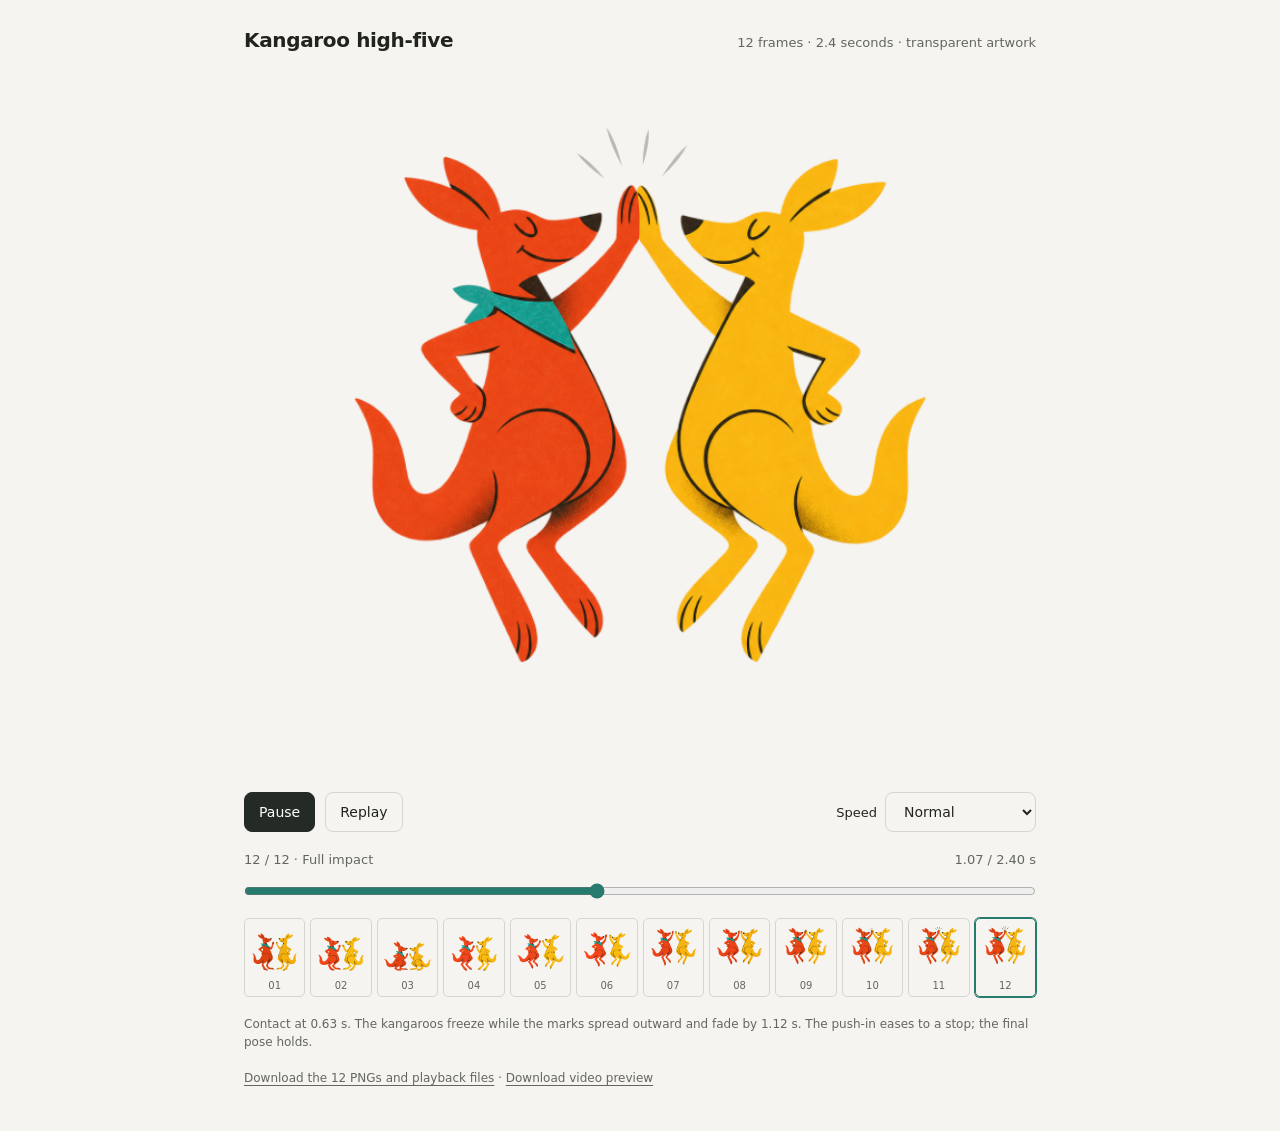
<file: previews/high-five/index.html>
<!doctype html>
<html lang="en">
<head>
  <meta charset="utf-8">
  <meta name="viewport" content="width=device-width,initial-scale=1">
  <title>Packaroo — High-five animation preview</title>
  <meta name="robots" content="noindex,nofollow">
  <style>
    :root{color-scheme:light dark;font-family:ui-sans-serif,system-ui,-apple-system,BlinkMacSystemFont,sans-serif;background:#f5f4f0;color:#22231f}
    *{box-sizing:border-box}body{margin:0}main{max-width:840px;margin:auto;padding:28px 24px 32px}
    header{display:flex;align-items:baseline;justify-content:space-between;gap:12px;flex-wrap:wrap}h1{font-size:20px;font-weight:600;letter-spacing:-.35px;margin:0}a{color:inherit;text-underline-offset:3px}header p{font-size:13px;color:#64665f;margin:0}
    .stage{display:flex;justify-content:center}canvas{display:block;width:min(100%,740px);height:auto;aspect-ratio:1;background:transparent}
    .controls{display:flex;align-items:center;gap:10px;flex-wrap:wrap}button,select{font:inherit;font-size:14px;padding:9px 14px;border:1px solid #d5d6cf;border-radius:8px;background:transparent;color:inherit;min-height:40px}button:hover{background:#e9e9e3}button:focus-visible,select:focus-visible,input:focus-visible{outline:2px solid #177b72;outline-offset:3px}.primary{background:#242a25;color:#fff;border-color:#242a25}.primary:hover{background:#424b43}
    .speed{display:flex;align-items:center;gap:8px;font-size:13px;margin-left:auto}.readout{display:flex;justify-content:space-between;gap:12px;font-size:13px;color:#64665f;margin-top:20px;font-variant-numeric:tabular-nums}input[type=range]{width:100%;accent-color:#267b6e;margin:12px 0 15px;min-height:24px}
    .strip{display:grid;grid-template-columns:repeat(12,minmax(0,1fr));gap:5px}.strip button{padding:0;border-radius:5px;min-height:0;overflow:hidden;background:transparent}.strip button[aria-pressed=true]{border-color:#267b6e;box-shadow:0 0 0 1px #267b6e}.strip img{display:block;width:100%;height:auto}.strip span{display:block;font-size:10px;padding:2px 0 5px;color:#64665f}.note{font-size:12px;color:#64665f;line-height:1.5;margin-top:18px}
    @media(max-width:520px){main{padding:20px 16px}.strip{grid-template-columns:repeat(6,minmax(0,1fr));gap:6px}.speed{margin-left:0}header p{width:100%}}
    @media(prefers-color-scheme:dark){:root{background:#252722;color:#eeeee8}header p,.readout,.note,.strip span{color:#b2b5aa}button,select{border-color:#53574e}button:hover{background:#373d33}.primary{background:#eeeee8;color:#252722}.primary:hover{background:#d3d7cb}.strip button[aria-pressed=true]{border-color:#87bca3;box-shadow:0 0 0 1px #87bca3}}
  </style>
</head>
<body>
<main>
  <header><h1>Kangaroo high-five</h1><p>12 frames · 2.4 seconds · transparent artwork</p></header>
  <div class="stage"><canvas width="768" height="768" aria-label="Two kangaroos crouch, jump, and high-five. Their bodies freeze as four black strokes spread outward and fade away, and the camera settles."></canvas></div>
  <div class="controls">
    <button class="primary" id="play" type="button">Play</button>
    <button id="replay" type="button">Replay</button>
    <label class="speed">Speed <select id="speed"><option value="1">Normal</option><option value="0.5">Half speed</option><option value="0.25">Quarter speed</option></select></label>
  </div>
  <div class="readout"><span id="pose">Loading frames…</span><span id="time">0.00 / 2.40 s</span></div>
  <input id="scrubber" type="range" min="0" max="2400" step="1" value="0" aria-label="Animation position">
  <div class="strip" id="frames" aria-label="Inspect individual frames"></div>
  <p class="note">Contact at 0.63 s. The kangaroos freeze while the marks spread outward and fade by 1.12 s. The push-in eases to a stop; the final pose holds.</p>
  <p class="note"><a href="kangaroo-high-five-12-frames.zip?v=3" download>Download the 12 PNGs and playback files</a> · <a href="preview.mp4?v=3" download>Download video preview</a></p>
</main>
<script src="playback.js?v=3"></script>
<script>
(async function(){
  const {spec,draw}=HighFivePlayback, canvas=document.querySelector('canvas'), ctx=canvas.getContext('2d');
  const pixelRatio=Math.min(window.devicePixelRatio||1,3);canvas.width=Math.round(spec.width*pixelRatio);canvas.height=Math.round(spec.height*pixelRatio);
  const play=document.querySelector('#play'),scrubber=document.querySelector('#scrubber'),speed=document.querySelector('#speed'),pose=document.querySelector('#pose'),time=document.querySelector('#time');
  const images=await Promise.all(spec.frames.map(f=>new Promise((resolve,reject)=>{const im=new Image();im.onload=()=>resolve(im);im.onerror=()=>reject(new Error('Unable to load '+f.file));im.src='frames/'+f.file;})));
  let position=0,running=false,lastTimestamp=null,animationId=0;
  function paint(ms){position=Math.max(0,Math.min(spec.durationMs,ms));const s=draw(ctx,images,position);scrubber.value=position;pose.textContent=String(s.index+1).padStart(2,'0')+' / 12 · '+(position>=spec.impact.endMs?'Final hold':s.frame.label);time.textContent=(position/1000).toFixed(2)+' / 2.40 s';document.querySelectorAll('.strip button').forEach((b,i)=>b.setAttribute('aria-pressed',String(i===s.index)));return s;}
  function stop(){running=false;lastTimestamp=null;cancelAnimationFrame(animationId);play.textContent='Play';}
  function tick(timestamp){if(!running)return;if(lastTimestamp!==null)paint(position+(timestamp-lastTimestamp)*Number(speed.value));lastTimestamp=timestamp;if(position>=spec.durationMs){stop();return;}animationId=requestAnimationFrame(tick);}
  function start(restart=false){if(restart||position>=spec.durationMs)paint(0);stop();running=true;play.textContent='Pause';animationId=requestAnimationFrame(tick);}
  play.addEventListener('click',()=>running?stop():start());document.querySelector('#replay').addEventListener('click',()=>start(true));scrubber.addEventListener('input',()=>{stop();paint(Number(scrubber.value));});speed.addEventListener('change',()=>lastTimestamp=null);
  spec.frames.forEach((f,i)=>{const b=document.createElement('button');b.type='button';b.setAttribute('aria-label','Frame '+(i+1)+': '+f.label);b.innerHTML='<img src="frames/'+f.file+'" alt=""><span>'+String(i+1).padStart(2,'0')+'</span>';b.addEventListener('click',()=>{stop();paint(f.startMs);});document.querySelector('#frames').appendChild(b);});
  document.addEventListener('visibilitychange',()=>{if(document.hidden)stop();});
  window.preview={spec,images,paint,stop,start,get position(){return position;}};
  if(matchMedia('(prefers-reduced-motion: reduce)').matches)paint(spec.durationMs);else{paint(0);start();}
  window.previewReady=true;
})().catch(error=>{document.querySelector('#pose').textContent=error.message;console.error(error);});
</script>
</body>
</html>
</file>
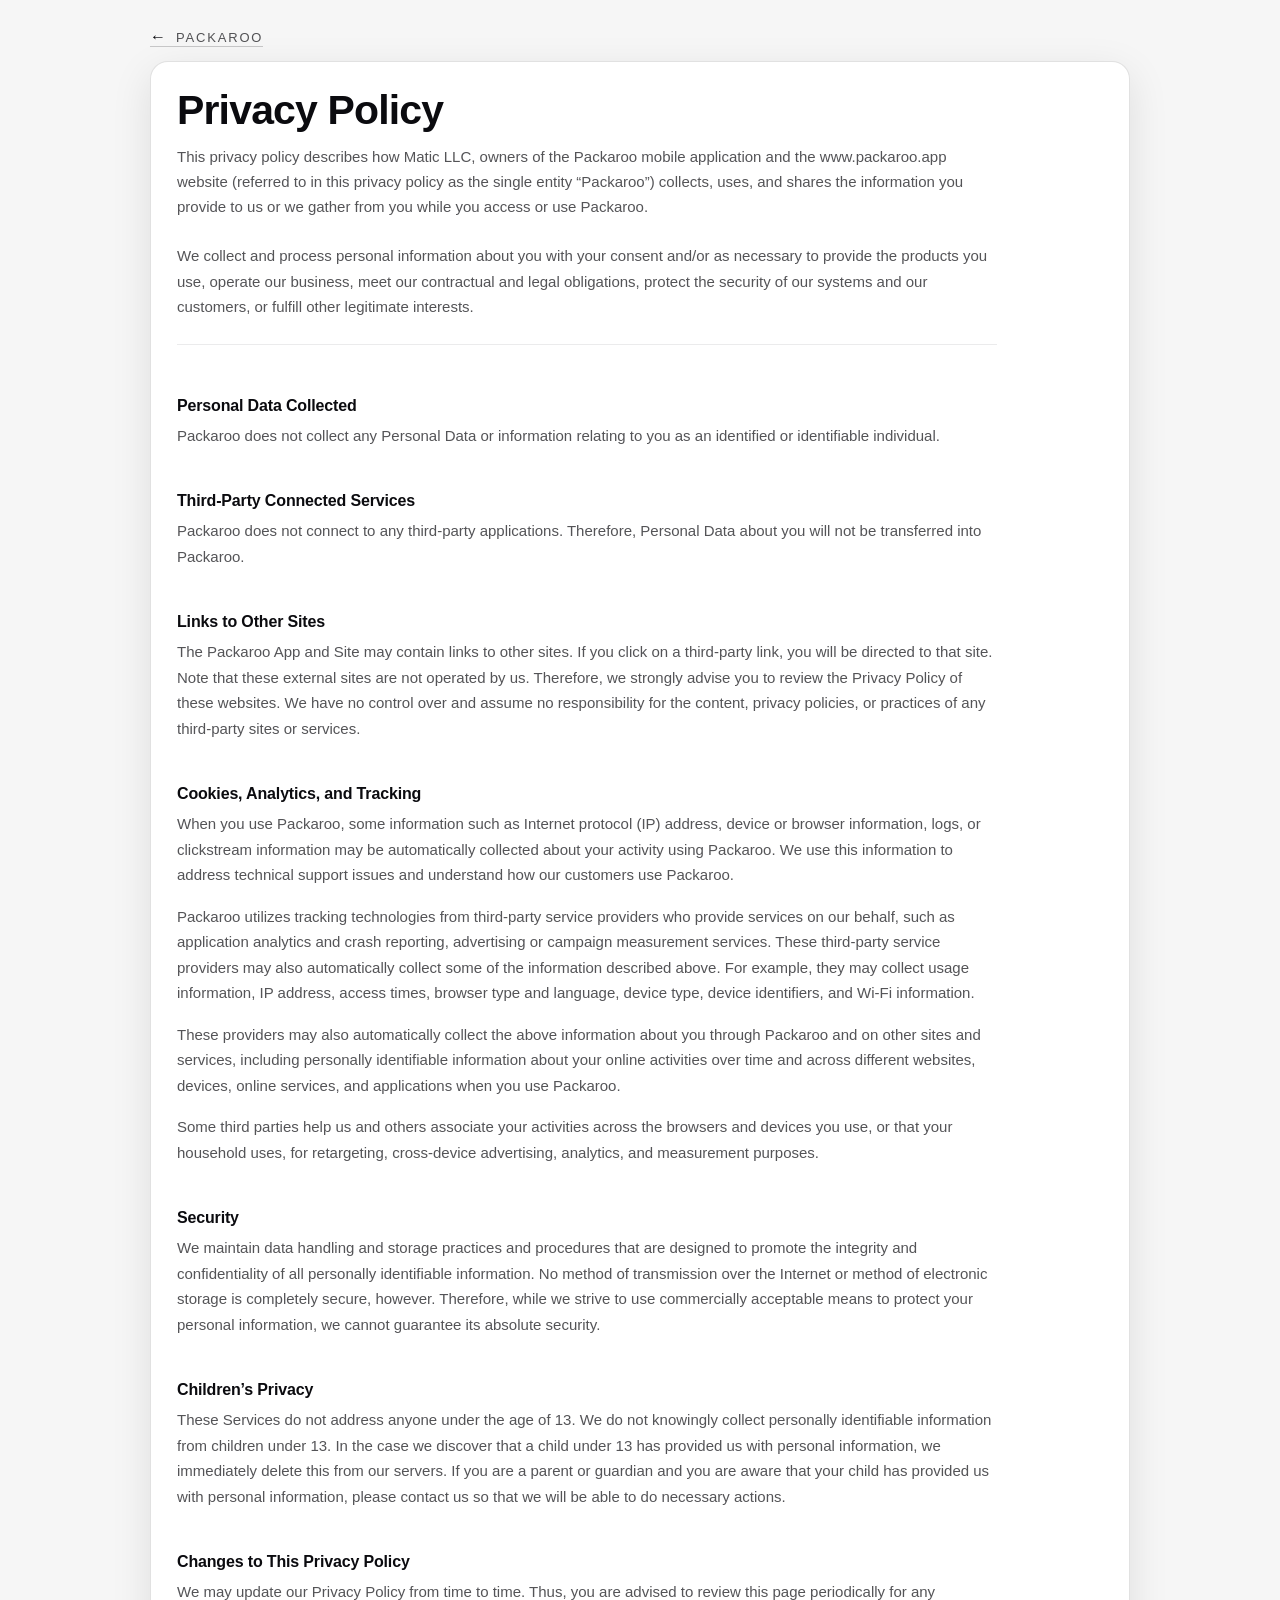
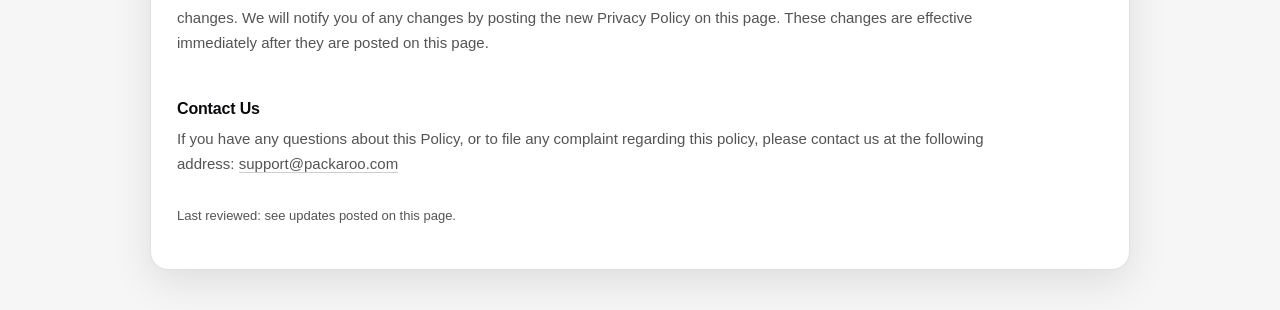
<file: privacy.html>
<!DOCTYPE html>
<html lang="en">
<head>
  <meta charset="UTF-8" />
  <meta name="viewport" content="width=device-width, initial-scale=1.0" />
  <title>Privacy Policy • Packaroo</title>

  <style>
    :root{
      --bg: #f6f6f6;
      --card: #ffffff;
      --text: #0b0b0f;
      --muted: rgba(11,11,15,.7);
      --border: rgba(11,11,15,.12);
      --shadow: 0 12px 40px rgba(11,11,15,.10);
      --radius: 18px;
      --max: 980px;
      --content: 820px;
      --accent: #C63E13;
    }

    * { box-sizing: border-box; }
    html, body { height: 100%; }
    body{
      margin:0;
      font-family: -apple-system, BlinkMacSystemFont, "Segoe UI", Inter, Roboto, Arial, sans-serif;
      background: var(--bg);
      color: var(--text);
    }

    .page{
      min-height: 100%;
      display:flex;
      justify-content:center;
      padding: 28px 18px 40px;
    }

    .shell{
      width: 100%;
      max-width: var(--max);
    }

    .topbar{
      display:flex;
      align-items:center;
      justify-content:space-between;
      gap: 12px;
      margin-bottom: 14px;
    }

    .brand{
      display:inline-flex;
      align-items:center;
      gap: 10px;
      text-decoration:none;
      color: inherit;
    }

    .brandMark{
      width: 10px;
      height: 10px;
      border-radius: 999px;
      background: rgba(198,62,19,0.35);
    }

    .brandName{
      font-size: 13px;
      letter-spacing: .14em;
      text-transform: uppercase;
      color: var(--muted);
    }

    .card{
      background: var(--card);
      border: 1px solid var(--border);
      box-shadow: var(--shadow);
      border-radius: var(--radius);
      padding: 26px;
    }

    @media (max-width: 520px){
      .card{ padding: 18px; }
    }

    .content{
      max-width: var(--content);
    }

    h1{
      margin: 0 0 0.75rem 0;
      font-size: clamp(28px, 3.2vw, 44px);
      line-height: 1.1;
      letter-spacing: -0.02em;
    }

    .lede{
      margin: 0 0 1.5rem 0;
      color: var(--muted);
      font-size: 15px;
      line-height: 1.65;
    }

    h2{
      margin: 1.5rem 0 0.5rem 0;
      font-size: 16px;
      letter-spacing: -0.01em;
    }

    p{
      margin: 0 0 1rem 0;
      color: var(--muted);
      font-size: 15px;
      line-height: 1.7;
    }

    .section{
      padding-top: 0.25rem;
    }

    .fine{
      margin-top: 1.75rem;
      font-size: 13px;
      color: var(--muted);
    }

    a{
      color: inherit;
      text-decoration: none;
      border-bottom: 1px solid rgba(11,11,15,.2);
    }

    a:hover{
      color: var(--text);
    }

    .divider{
      height: 1px;
      background: rgba(11,11,15,.08);
      margin: 1.5rem 0;
    }


  </style>
</head>

<body>
  <div class="page">
    <div class="shell">
      <div class="topbar">
        <a class="brand back-link" href="./index.html" aria-label="Back to Packaroo home">
		  <span class="back-arrow" aria-hidden="true">←</span>
		  <span class="brandName">Packaroo</span>
		</a>
      </div>

      <div class="card">
        <div class="content">
          <h1>Privacy Policy</h1>

          <p class="lede">
            This privacy policy describes how Matic LLC, owners of the Packaroo mobile application and the www.packaroo.app website
            (referred to in this privacy policy as the single entity “Packaroo”) collects, uses, and shares the information you
            provide to us or we gather from you while you access or use Packaroo.
          </p>

          <p>
            We collect and process personal information about you with your consent and/or as necessary to provide the products you use,
            operate our business, meet our contractual and legal obligations, protect the security of our systems and our customers, or
            fulfill other legitimate interests.
          </p>

          <div class="divider"></div>

          <div class="section">
            <h2>Personal Data Collected</h2>
            <p>Packaroo does not collect any Personal Data or information relating to you as an identified or identifiable individual.</p>
          </div>

          <div class="section">
            <h2>Third-Party Connected Services</h2>
            <p>
              Packaroo does not connect to any third-party applications. Therefore, Personal Data about you will not be transferred into Packaroo.
            </p>
          </div>

          <div class="section">
            <h2>Links to Other Sites</h2>
            <p>
              The Packaroo App and Site may contain links to other sites. If you click on a third-party link, you will be directed to that site.
              Note that these external sites are not operated by us. Therefore, we strongly advise you to review the Privacy Policy of these websites.
              We have no control over and assume no responsibility for the content, privacy policies, or practices of any third-party sites or services.
            </p>
          </div>

          <div class="section">
            <h2>Cookies, Analytics, and Tracking</h2>
            <p>
              When you use Packaroo, some information such as Internet protocol (IP) address, device or browser information, logs, or clickstream
              information may be automatically collected about your activity using Packaroo. We use this information to address technical support
              issues and understand how our customers use Packaroo.
            </p>
            <p>
              Packaroo utilizes tracking technologies from third-party service providers who provide services on our behalf, such as application
              analytics and crash reporting, advertising or campaign measurement services. These third-party service providers may also automatically
              collect some of the information described above. For example, they may collect usage information, IP address, access times, browser type
              and language, device type, device identifiers, and Wi-Fi information.
            </p>
            <p>
              These providers may also automatically collect the above information about you through Packaroo and on other sites and services,
              including personally identifiable information about your online activities over time and across different websites, devices, online
              services, and applications when you use Packaroo.
            </p>
            <p>
              Some third parties help us and others associate your activities across the browsers and devices you use, or that your household uses,
              for retargeting, cross-device advertising, analytics, and measurement purposes.
            </p>
          </div>

          <div class="section">
            <h2>Security</h2>
            <p>
              We maintain data handling and storage practices and procedures that are designed to promote the integrity and confidentiality of all
              personally identifiable information. No method of transmission over the Internet or method of electronic storage is completely secure,
              however. Therefore, while we strive to use commercially acceptable means to protect your personal information, we cannot guarantee its
              absolute security.
            </p>
          </div>

          <div class="section">
            <h2>Children’s Privacy</h2>
            <p>
              These Services do not address anyone under the age of 13. We do not knowingly collect personally identifiable information from children
              under 13. In the case we discover that a child under 13 has provided us with personal information, we immediately delete this from our
              servers. If you are a parent or guardian and you are aware that your child has provided us with personal information, please contact us
              so that we will be able to do necessary actions.
            </p>
          </div>

          <div class="section">
            <h2>Changes to This Privacy Policy</h2>
            <p>
              We may update our Privacy Policy from time to time. Thus, you are advised to review this page periodically for any changes. We will
              notify you of any changes by posting the new Privacy Policy on this page. These changes are effective immediately after they are posted
              on this page.
            </p>
          </div>

          <div class="section">
            <h2>Contact Us</h2>
            <p>
              If you have any questions about this Policy, or to file any complaint regarding this policy, please contact us at the following address:
              <a href="mailto:support@packaroo.com">support@packaroo.com</a>
            </p>
          </div>

          <p class="fine">
            Last reviewed: see updates posted on this page.
          </p>
        </div>
      </div>

    
    </div>
  </div>
</body>
</html>
</file>
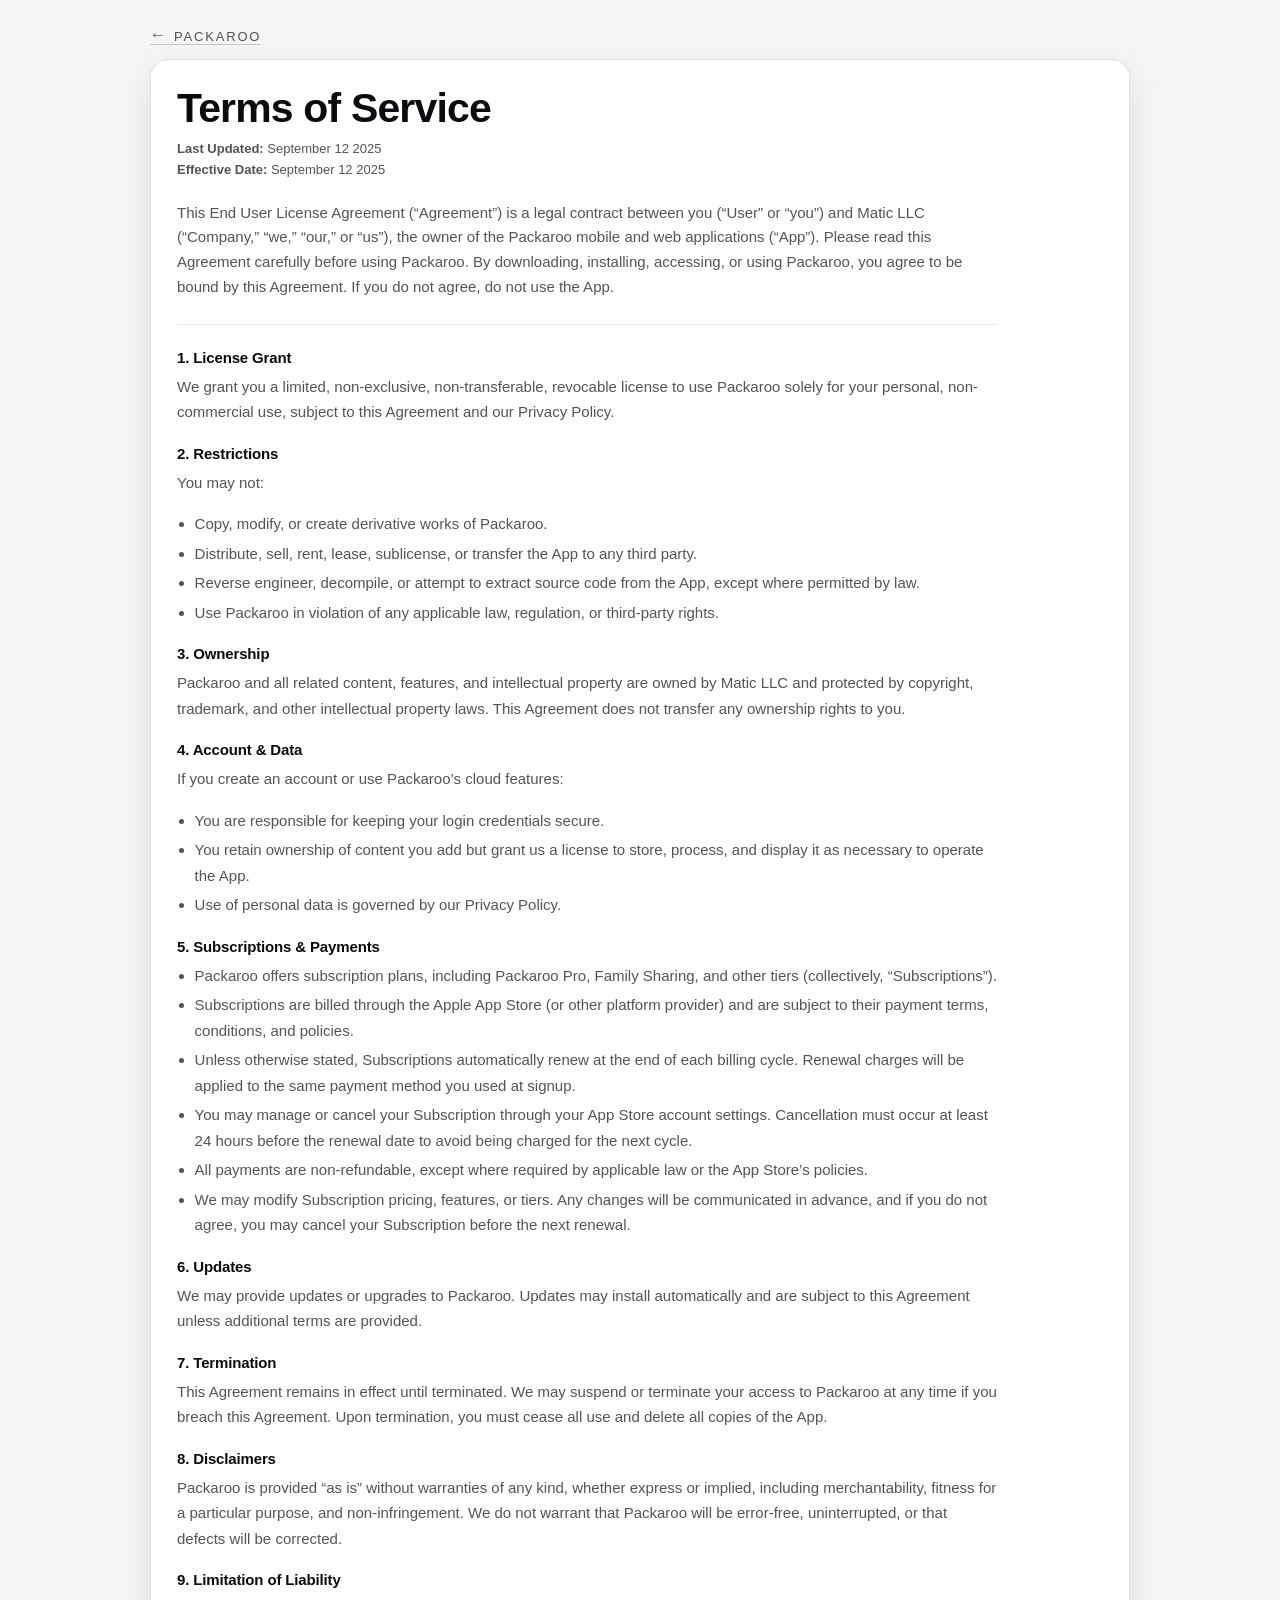
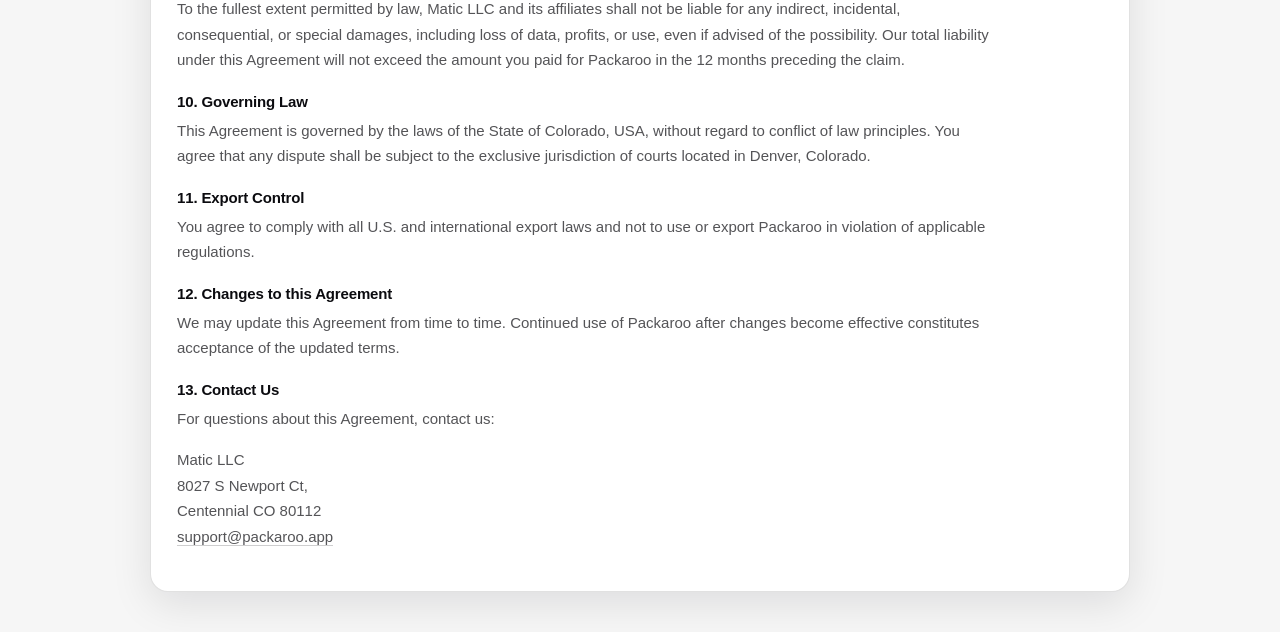
<file: terms.html>
<!DOCTYPE html>
<html lang="en">
<head>
  <meta charset="UTF-8" />
  <meta name="viewport" content="width=device-width, initial-scale=1.0" />
  <title>Terms of Service • Packaroo</title>

  <style>
    :root{
      --bg: #f6f6f6;
      --card: #ffffff;
      --text: #0b0b0f;
      --muted: rgba(11,11,15,.7);
      --border: rgba(11,11,15,.12);
      --shadow: 0 12px 40px rgba(11,11,15,.10);
      --radius: 18px;
      --max: 980px;
      --content: 820px;
    }

    * { box-sizing: border-box; }
    html, body { height: 100%; }
    body{
      margin:0;
      font-family: -apple-system, BlinkMacSystemFont, "Segoe UI", Inter, Roboto, Arial, sans-serif;
      background: var(--bg);
      color: var(--text);
    }

    .page{
      min-height: 100%;
      display:flex;
      justify-content:center;
      padding: 28px 18px 40px;
    }

    .shell{
      width: 100%;
      max-width: var(--max);
    }

    .topbar{
      display:flex;
      align-items:center;
      justify-content:space-between;
      gap: 12px;
      margin-bottom: 14px;
    }

    .brand{
      display:inline-flex;
      align-items:center;
      text-decoration:none;
      color: inherit;
    }

    .brandName{
      font-size: 13px;
      letter-spacing: .14em;
      text-transform: uppercase;
      color: var(--muted);
    }

    .back-link{
      gap: 8px;
    }

    .back-arrow{
      font-size: 16px;
      line-height: 1;
      color: var(--muted);
      transform: translateY(-1px);
    }

    .back-link:hover .back-arrow{
      color: var(--text);
    }

    .card{
      background: var(--card);
      border: 1px solid var(--border);
      box-shadow: var(--shadow);
      border-radius: var(--radius);
      padding: 26px;
    }

    @media (max-width: 520px){
      .card{ padding: 18px; }
    }

    .content{
      max-width: var(--content);
    }

    h1{
      margin: 0 0 0.5rem 0;
      font-size: clamp(28px, 3.2vw, 44px);
      line-height: 1.1;
      letter-spacing: -0.02em;
    }

    .meta{
      margin: 0 0 1.25rem 0;
      color: var(--muted);
      font-size: 13px;
      line-height: 1.6;
    }

    .lede{
      margin: 0 0 1.5rem 0;
      color: var(--muted);
      font-size: 15px;
      line-height: 1.65;
    }

    h2{
      margin: 1.25rem 0 0.5rem 0;
      font-size: 15px;
      letter-spacing: -0.01em;
    }

    p{
      margin: 0 0 1rem 0;
      color: var(--muted);
      font-size: 15px;
      line-height: 1.7;
    }

    ul{
      margin: 0.25rem 0 1rem 1.1rem;
      color: var(--muted);
      font-size: 15px;
      line-height: 1.7;
      padding: 0;
    }

    li{ margin: 0.25rem 0; }

    .divider{
      height: 1px;
      background: rgba(11,11,15,.08);
      margin: 1.5rem 0;
    }

    a{
      color: inherit;
      text-decoration: none;
      border-bottom: 1px solid rgba(11,11,15,.2);
    }

    a:hover{ color: var(--text); }
  </style>
</head>

<body>
  <div class="page">
    <div class="shell">
      <div class="topbar">
        <a class="brand back-link" href="./index.html" aria-label="Back to Packaroo home">
          <span class="back-arrow" aria-hidden="true">←</span>
          <span class="brandName">Packaroo</span>
        </a>
      </div>

      <div class="card">
        <div class="content">
          <h1>Terms of Service</h1>

          <p class="meta">
            <strong>Last Updated:</strong> September 12 2025<br />
            <strong>Effective Date:</strong> September 12 2025
          </p>

          <p class="lede">
            This End User License Agreement (“Agreement”) is a legal contract between you (“User” or “you”)
            and Matic LLC (“Company,” “we,” “our,” or “us”), the owner of the Packaroo mobile and web
            applications (“App”). Please read this Agreement carefully before using Packaroo. By downloading,
            installing, accessing, or using Packaroo, you agree to be bound by this Agreement. If you do not
            agree, do not use the App.
          </p>

          <div class="divider"></div>

          <h2>1. License Grant</h2>
          <p>
            We grant you a limited, non-exclusive, non-transferable, revocable license to use Packaroo solely
            for your personal, non-commercial use, subject to this Agreement and our Privacy Policy.
          </p>

          <h2>2. Restrictions</h2>
          <p>You may not:</p>
          <ul>
            <li>Copy, modify, or create derivative works of Packaroo.</li>
            <li>Distribute, sell, rent, lease, sublicense, or transfer the App to any third party.</li>
            <li>Reverse engineer, decompile, or attempt to extract source code from the App, except where permitted by law.</li>
            <li>Use Packaroo in violation of any applicable law, regulation, or third-party rights.</li>
          </ul>

          <h2>3. Ownership</h2>
          <p>
            Packaroo and all related content, features, and intellectual property are owned by Matic LLC and
            protected by copyright, trademark, and other intellectual property laws. This Agreement does not
            transfer any ownership rights to you.
          </p>

          <h2>4. Account &amp; Data</h2>
          <p>If you create an account or use Packaroo’s cloud features:</p>
          <ul>
            <li>You are responsible for keeping your login credentials secure.</li>
            <li>You retain ownership of content you add but grant us a license to store, process, and display it as necessary to operate the App.</li>
            <li>Use of personal data is governed by our Privacy Policy.</li>
          </ul>

          <h2>5. Subscriptions &amp; Payments</h2>
          <ul>
            <li>Packaroo offers subscription plans, including Packaroo Pro, Family Sharing, and other tiers (collectively, “Subscriptions”).</li>
            <li>Subscriptions are billed through the Apple App Store (or other platform provider) and are subject to their payment terms, conditions, and policies.</li>
            <li>Unless otherwise stated, Subscriptions automatically renew at the end of each billing cycle. Renewal charges will be applied to the same payment method you used at signup.</li>
            <li>You may manage or cancel your Subscription through your App Store account settings. Cancellation must occur at least 24 hours before the renewal date to avoid being charged for the next cycle.</li>
            <li>All payments are non-refundable, except where required by applicable law or the App Store’s policies.</li>
            <li>We may modify Subscription pricing, features, or tiers. Any changes will be communicated in advance, and if you do not agree, you may cancel your Subscription before the next renewal.</li>
          </ul>

          <h2>6. Updates</h2>
          <p>
            We may provide updates or upgrades to Packaroo. Updates may install automatically and are subject to
            this Agreement unless additional terms are provided.
          </p>

          <h2>7. Termination</h2>
          <p>
            This Agreement remains in effect until terminated. We may suspend or terminate your access to Packaroo
            at any time if you breach this Agreement. Upon termination, you must cease all use and delete all copies
            of the App.
          </p>

          <h2>8. Disclaimers</h2>
          <p>
            Packaroo is provided “as is” without warranties of any kind, whether express or implied, including
            merchantability, fitness for a particular purpose, and non-infringement. We do not warrant that Packaroo
            will be error-free, uninterrupted, or that defects will be corrected.
          </p>

          <h2>9. Limitation of Liability</h2>
          <p>
            To the fullest extent permitted by law, Matic LLC and its affiliates shall not be liable for any indirect,
            incidental, consequential, or special damages, including loss of data, profits, or use, even if advised of
            the possibility. Our total liability under this Agreement will not exceed the amount you paid for Packaroo
            in the 12 months preceding the claim.
          </p>

          <h2>10. Governing Law</h2>
          <p>
            This Agreement is governed by the laws of the State of Colorado, USA, without regard to conflict of law
            principles. You agree that any dispute shall be subject to the exclusive jurisdiction of courts located in
            Denver, Colorado.
          </p>

          <h2>11. Export Control</h2>
          <p>
            You agree to comply with all U.S. and international export laws and not to use or export Packaroo in
            violation of applicable regulations.
          </p>

          <h2>12. Changes to this Agreement</h2>
          <p>
            We may update this Agreement from time to time. Continued use of Packaroo after changes become effective
            constitutes acceptance of the updated terms.
          </p>

          <h2>13. Contact Us</h2>
          <p>
            For questions about this Agreement, contact us:
          </p>
          <p>
            Matic LLC<br />
            8027 S Newport Ct,<br />
            Centennial CO 80112<br />
            <a href="mailto:support@packaroo.app">support@packaroo.app</a>
          </p>
        </div>
      </div>
    </div>
  </div>
</body>
</html>
</file>
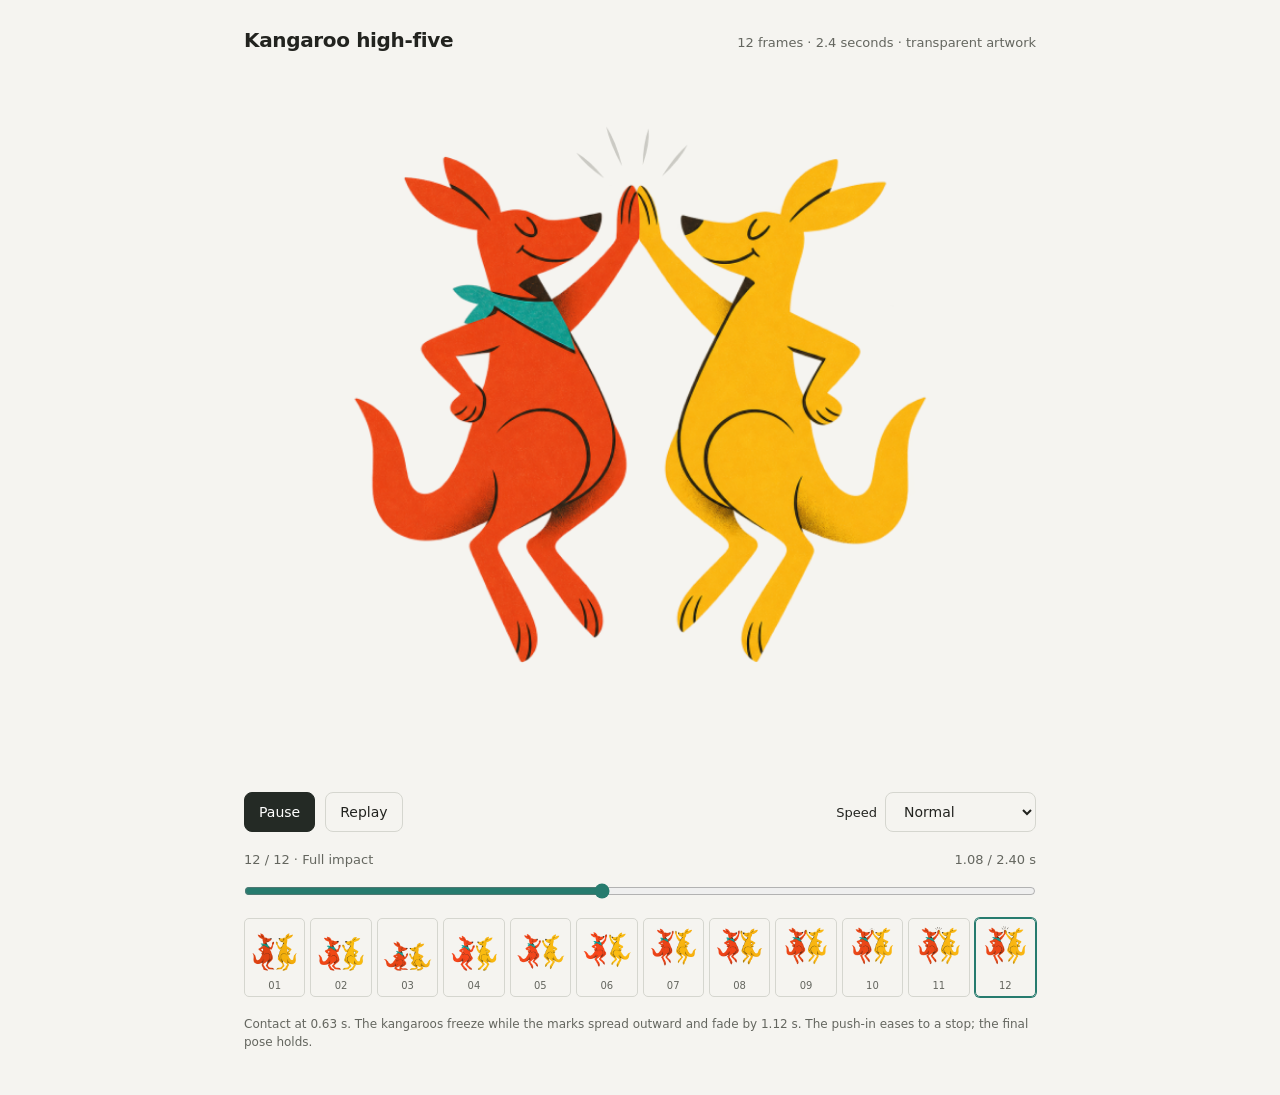
<file: previews/high-five/preview.html>
<!doctype html>
<html lang="en">
<head>
  <meta charset="utf-8">
  <meta name="viewport" content="width=device-width,initial-scale=1">
  <title>Kangaroo high-five — playback preview</title>
  <style>
    :root{color-scheme:light dark;font-family:ui-sans-serif,system-ui,-apple-system,BlinkMacSystemFont,sans-serif;background:#f5f4f0;color:#22231f}
    *{box-sizing:border-box}body{margin:0}main{max-width:840px;margin:auto;padding:28px 24px 32px}
    header{display:flex;align-items:baseline;justify-content:space-between;gap:12px;flex-wrap:wrap}h1{font-size:20px;font-weight:600;letter-spacing:-.35px;margin:0}header p{font-size:13px;color:#64665f;margin:0}
    .stage{display:flex;justify-content:center}canvas{display:block;width:min(100%,740px);height:auto;aspect-ratio:1;background:transparent}
    .controls{display:flex;align-items:center;gap:10px;flex-wrap:wrap}button,select{font:inherit;font-size:14px;padding:9px 14px;border:1px solid #d5d6cf;border-radius:8px;background:transparent;color:inherit;min-height:40px}button:hover{background:#e9e9e3}button:focus-visible,select:focus-visible,input:focus-visible{outline:2px solid #177b72;outline-offset:3px}.primary{background:#242a25;color:#fff;border-color:#242a25}.primary:hover{background:#424b43}
    .speed{display:flex;align-items:center;gap:8px;font-size:13px;margin-left:auto}.readout{display:flex;justify-content:space-between;gap:12px;font-size:13px;color:#64665f;margin-top:20px;font-variant-numeric:tabular-nums}input[type=range]{width:100%;accent-color:#267b6e;margin:12px 0 15px;min-height:24px}
    .strip{display:grid;grid-template-columns:repeat(12,minmax(0,1fr));gap:5px}.strip button{padding:0;border-radius:5px;min-height:0;overflow:hidden;background:transparent}.strip button[aria-pressed=true]{border-color:#267b6e;box-shadow:0 0 0 1px #267b6e}.strip img{display:block;width:100%;height:auto}.strip span{display:block;font-size:10px;padding:2px 0 5px;color:#64665f}.note{font-size:12px;color:#64665f;line-height:1.5;margin-top:18px}
    @media(max-width:520px){main{padding:20px 16px}.strip{grid-template-columns:repeat(6,minmax(0,1fr));gap:6px}.speed{margin-left:0}header p{width:100%}}
    @media(prefers-color-scheme:dark){:root{background:#252722;color:#eeeee8}header p,.readout,.note,.strip span{color:#b2b5aa}button,select{border-color:#53574e}button:hover{background:#373d33}.primary{background:#eeeee8;color:#252722}.primary:hover{background:#d3d7cb}.strip button[aria-pressed=true]{border-color:#87bca3;box-shadow:0 0 0 1px #87bca3}}
  </style>
</head>
<body>
<main>
  <header><h1>Kangaroo high-five</h1><p>12 frames · 2.4 seconds · transparent artwork</p></header>
  <div class="stage"><canvas width="768" height="768" aria-label="Two kangaroos crouch, jump, and high-five. Their bodies freeze as four black strokes spread outward and fade away, and the camera settles."></canvas></div>
  <div class="controls">
    <button class="primary" id="play" type="button">Play</button>
    <button id="replay" type="button">Replay</button>
    <label class="speed">Speed <select id="speed"><option value="1">Normal</option><option value="0.5">Half speed</option><option value="0.25">Quarter speed</option></select></label>
  </div>
  <div class="readout"><span id="pose">Loading frames…</span><span id="time">0.00 / 2.40 s</span></div>
  <input id="scrubber" type="range" min="0" max="2400" step="1" value="0" aria-label="Animation position">
  <div class="strip" id="frames" aria-label="Inspect individual frames"></div>
  <p class="note">Contact at 0.63 s. The kangaroos freeze while the marks spread outward and fade by 1.12 s. The push-in eases to a stop; the final pose holds.</p>
</main>
<script src="playback.js?v=3"></script>
<script>
(async function(){
  const {spec,draw}=HighFivePlayback, canvas=document.querySelector('canvas'), ctx=canvas.getContext('2d');
  const pixelRatio=Math.min(window.devicePixelRatio||1,3);canvas.width=Math.round(spec.width*pixelRatio);canvas.height=Math.round(spec.height*pixelRatio);
  const play=document.querySelector('#play'),scrubber=document.querySelector('#scrubber'),speed=document.querySelector('#speed'),pose=document.querySelector('#pose'),time=document.querySelector('#time');
  const images=await Promise.all(spec.frames.map(f=>new Promise((resolve,reject)=>{const im=new Image();im.onload=()=>resolve(im);im.onerror=()=>reject(new Error('Unable to load '+f.file));im.src='frames/'+f.file;})));
  let position=0,running=false,lastTimestamp=null,animationId=0;
  function paint(ms){position=Math.max(0,Math.min(spec.durationMs,ms));const s=draw(ctx,images,position);scrubber.value=position;pose.textContent=String(s.index+1).padStart(2,'0')+' / 12 · '+(position>=spec.impact.endMs?'Final hold':s.frame.label);time.textContent=(position/1000).toFixed(2)+' / 2.40 s';document.querySelectorAll('.strip button').forEach((b,i)=>b.setAttribute('aria-pressed',String(i===s.index)));return s;}
  function stop(){running=false;lastTimestamp=null;cancelAnimationFrame(animationId);play.textContent='Play';}
  function tick(timestamp){if(!running)return;if(lastTimestamp!==null)paint(position+(timestamp-lastTimestamp)*Number(speed.value));lastTimestamp=timestamp;if(position>=spec.durationMs){stop();return;}animationId=requestAnimationFrame(tick);}
  function start(restart=false){if(restart||position>=spec.durationMs)paint(0);stop();running=true;play.textContent='Pause';animationId=requestAnimationFrame(tick);}
  play.addEventListener('click',()=>running?stop():start());document.querySelector('#replay').addEventListener('click',()=>start(true));scrubber.addEventListener('input',()=>{stop();paint(Number(scrubber.value));});speed.addEventListener('change',()=>lastTimestamp=null);
  spec.frames.forEach((f,i)=>{const b=document.createElement('button');b.type='button';b.setAttribute('aria-label','Frame '+(i+1)+': '+f.label);b.innerHTML='<img src="frames/'+f.file+'" alt=""><span>'+String(i+1).padStart(2,'0')+'</span>';b.addEventListener('click',()=>{stop();paint(f.startMs);});document.querySelector('#frames').appendChild(b);});
  document.addEventListener('visibilitychange',()=>{if(document.hidden)stop();});
  window.preview={spec,images,paint,stop,start,get position(){return position;}};
  if(matchMedia('(prefers-reduced-motion: reduce)').matches)paint(spec.durationMs);else{paint(0);start();}
  window.previewReady=true;
})().catch(error=>{document.querySelector('#pose').textContent=error.message;console.error(error);});
</script>
</body>
</html>
</file>
<file: postcards/feature-guide/styles.css>
:root{--ink:#20363d;--muted:#586b70;--paper:#faf8f2;--orange:#aa4619;--line:#d8ded8;--pale:#edece2;--green:#276447;font-family:-apple-system,BlinkMacSystemFont,"Segoe UI",sans-serif;color:var(--ink);background:var(--paper);font-size:17px;line-height:1.65;scroll-behavior:smooth}*{box-sizing:border-box}body{margin:0}a{color:var(--orange);text-underline-offset:4px}button,select{font:inherit}button,a,select,summary{-webkit-tap-highlight-color:transparent}button{cursor:pointer}a:focus-visible,button:focus-visible,select:focus-visible,summary:focus-visible,[tabindex]:focus-visible{outline:3px solid var(--orange);outline-offset:5px}h1,h2,h3,p,figure{margin:0}p+p{margin-top:1em}h1,h2{font-family:Georgia,"Times New Roman",serif;font-weight:400;letter-spacing:-.04em;line-height:1.12;text-wrap:balance}h1{font-size:clamp(3rem,5.4vw,5.25rem)}h2{font-size:clamp(2.25rem,4vw,3.65rem)}h3{font-size:1.14rem;line-height:1.35;margin-bottom:.7em}.wrap{width:min(1160px,calc(100% - 64px));margin-inline:auto}.skip{position:absolute;top:-80px;padding:12px;background:white;z-index:3}.skip:focus{top:10px}.masthead{display:flex;justify-content:space-between;align-items:center;gap:24px;padding:24px 32px;border-bottom:1px solid var(--line)}.brand{font-size:1.3rem;font-weight:750;text-decoration:none;color:var(--ink)}.brand span{font-size:.8rem;font-weight:400;color:var(--muted);margin-left:12px}nav{display:flex;gap:24px;font-size:.85rem}nav a{color:var(--ink);text-decoration:none}.hero{display:grid;grid-template-columns:1.5fr 1fr;gap:70px;align-items:center;padding-block:64px}.eyebrow{text-transform:uppercase;letter-spacing:.13em;font-size:.7rem;font-weight:750;margin-bottom:22px;color:var(--orange)}.lead{font-size:1.23rem;line-height:1.6;margin-top:26px;max-width:610px}.hero-links{display:flex;align-items:center;flex-wrap:wrap;gap:24px;margin-top:30px;font-size:.9rem}.primary{background:var(--ink);color:white;padding:12px 20px;border-radius:6px;text-decoration:none}.primary span{margin-left:16px}.scope,.caption,figcaption{font-size:.83rem;line-height:1.6;color:var(--muted)}.scope{margin-top:24px;max-width:510px}.hero-shot{text-align:center}.shot{display:block;padding:0;border:0;background:transparent;max-width:100%;margin-inline:auto;border-radius:18px}.shot img{display:block;max-width:100%;width:auto;height:auto;border-radius:18px;box-shadow:0 12px 35px #20363d15;border:1px solid #20363d12}.hero-shot img{width:255px}.hero-shot figcaption{margin-top:18px}.thesis{background:var(--ink);color:var(--paper);padding:64px 0}.thesis .eyebrow{color:#ffc78f}.thesis p:not(.eyebrow){max-width:720px;margin-top:24px;color:#e0e7e4}.principles{display:grid;grid-template-columns:repeat(3,1fr);gap:32px;border-top:1px solid #ffffff35;margin-top:36px;padding-top:30px}.principles strong{display:block;font-family:Georgia,serif;font-weight:400;font-size:2rem}.principles span{font-size:.9rem;color:#d1dfdb}.section{padding-block:72px;border-bottom:1px solid var(--line);scroll-margin-top:20px}.section-head{max-width:860px;margin-bottom:36px}.section-head>p:last-child:not(.eyebrow){color:var(--muted);margin-top:20px}.two-col{display:grid;grid-template-columns:1fr 1fr;gap:48px}.note{padding:28px;background:var(--pale);border-radius:10px}.note p{font-size:.95rem}.journey{list-style:none;padding:0;display:grid;grid-template-columns:repeat(4,1fr);gap:24px;margin:40px 0 24px}.journey li{border-top:2px solid var(--orange);padding-top:16px}.journey span{color:var(--orange);font-size:.8rem}.journey h3{margin-top:12px}.journey p{font-size:.9rem;color:var(--muted)}.screens{display:grid;gap:36px;margin-block:32px 42px}.three{grid-template-columns:repeat(3,1fr)}.two{grid-template-columns:repeat(2,1fr);max-width:840px;margin-inline:auto}.screens img{width:236px}.screens figure{display:flex;flex-direction:column}.screens figcaption{margin-top:24px}.screens b{color:var(--ink);display:block;margin-bottom:5px;font-size:.95rem}.feature-copy{margin-top:36px}.table-scroll{overflow-x:auto;border:1px solid var(--line);border-radius:10px;margin-bottom:18px}table{border-collapse:collapse;width:100%;font-size:.9rem;text-align:left}th,td{padding:18px 20px;vertical-align:top;border-bottom:1px solid var(--line)}thead{background:var(--ink);color:white}thead th:first-child{width:27%}tbody th{font-weight:600}tbody tr:nth-child(even){background:#efefe680}tbody tr:last-child>*{border-bottom:0}.rule-explorer{display:grid;grid-template-columns:1fr 1fr;gap:40px;padding:32px;border:1px solid var(--line);border-radius:10px;background:#fffdf8;margin-top:34px}.rule-explorer .eyebrow{margin-bottom:10px}label{display:block;font-size:.8rem;margin-bottom:8px;color:var(--muted)}select{width:100%;padding:12px;border:1px solid #9caca9;border-radius:6px;color:var(--ink);background:white;font-size:.87rem}#scenario-result{align-self:center;border-left:3px solid var(--orange);padding-left:24px}#scenario-result p{font-size:.94rem}blockquote{margin:0 0 18px;font-family:Georgia,serif;font-size:1.4rem;line-height:1.45}.states{display:grid;grid-template-columns:repeat(4,1fr);gap:20px}.states article{padding:22px;background:var(--pale);border-radius:9px}.state-number{display:inline-grid;place-items:center;width:30px;height:30px;background:var(--ink);color:white;border-radius:50%;font-size:.8rem;margin-bottom:16px}.states p{font-size:.86rem;color:var(--muted)}.states b{color:var(--ink)}#sharing>.note{margin-top:32px}.status-note{font-size:.9rem;color:var(--muted);border-left:3px solid var(--orange);padding-left:18px;margin-top:24px}.wide-shot{margin:32px 0}.wide-shot img{width:100%}.wide-shot .shot{width:100%}.wide-shot figcaption{text-align:center;margin-top:18px}.tag{display:inline-block;font-size:.68rem;letter-spacing:.06em;text-transform:uppercase;font-weight:700;color:var(--orange);margin-bottom:16px}.tag.done{color:var(--green)}.recommendation{max-width:960px}.release-grid{display:grid;grid-template-columns:1fr 1fr;gap:28px}.release-grid article{border:1px solid var(--line);border-radius:10px;padding:28px}ul{padding-left:22px}li+li{margin-top:10px}.release-grid li{font-size:.94rem}details{margin-top:36px;padding:24px;border:1px solid var(--line);border-radius:10px}summary{cursor:pointer;font-weight:650}.source-links{font-size:.86rem;overflow-wrap:anywhere}details p{font-size:.9rem}footer{padding-block:36px 48px;font-size:.8rem;color:var(--muted)}footer p+p{margin-top:4px}footer>a{display:inline-block;margin-top:12px}dialog{max-width:min(94vw,1000px);max-height:95vh;border:0;border-radius:14px;padding:20px;background:var(--paper);color:var(--ink)}dialog::backdrop{background:#10272ce6}dialog form{text-align:right;margin-bottom:12px}dialog button{background:var(--ink);color:white;border:0;border-radius:6px;padding:8px 14px}#large-image{display:block;max-width:100%;max-height:73vh;width:auto;height:auto;margin:auto}#large-caption{font-size:.85rem;max-width:680px;margin:16px auto 0}@media(max-width:900px){.hero{gap:36px}.masthead{align-items:flex-start}.brand span{display:block;margin-left:0}.journey,.states{grid-template-columns:repeat(2,1fr)}.three{gap:20px}.two-col{gap:28px}}@media(max-width:650px){:root{font-size:16px}.wrap{width:calc(100% - 36px)}.masthead{padding:18px;display:block}nav{gap:18px;margin-top:15px;font-size:.78rem;flex-wrap:wrap}.brand span{display:inline;margin-left:8px}.hero{grid-template-columns:1fr;padding-block:40px;gap:34px}.hero-shot img{width:230px}.section{padding-block:48px}.thesis{padding-block:44px}.principles{grid-template-columns:1fr;gap:20px}.principles strong{font-size:1.6rem}.two-col,.screens,.rule-explorer,.release-grid{grid-template-columns:1fr}.screens{gap:34px}.screens figcaption{max-width:380px;margin-inline:auto}.screens img{width:250px}.screens{margin-bottom:30px}th,td{padding:14px;min-width:210px}.rule-explorer{padding:22px;gap:22px}.note{padding:22px}.journey,.states{gap:16px}.states article{padding:16px}.wide-shot img{border-radius:8px}.eyebrow{font-size:.66rem}.release-grid article{padding:22px}}@media(prefers-reduced-motion:reduce){:root{scroll-behavior:auto}}@media print{.masthead nav,.hero-links,.rule-explorer,dialog,.skip,footer>a{display:none}.wrap{width:100%}.section{padding-block:28px}.hero{padding-block:20px}.thesis{background:#eee;color:#111;padding:24px}.thesis p:not(.eyebrow),.principles span{color:#333}.thesis .eyebrow{color:#333}.shot img{box-shadow:none;max-height:340px;width:auto}.screens figure,.note,.states article{break-inside:avoid}.hero-shot img{max-height:350px}.wide-shot img{max-width:700px}body{font-size:11pt}h1{font-size:36pt}h2{font-size:25pt}a{color:inherit}}

.mermaid-source{overflow:auto;max-height:580px;background:#20363d;color:#f7f3ea;border-radius:8px;padding:20px;font-size:.78rem;line-height:1.6;tab-size:4}.mermaid-source code{font-family:ui-monospace,SFMono-Regular,Consolas,monospace}#developer-flows h3{margin-top:26px}
</file>
